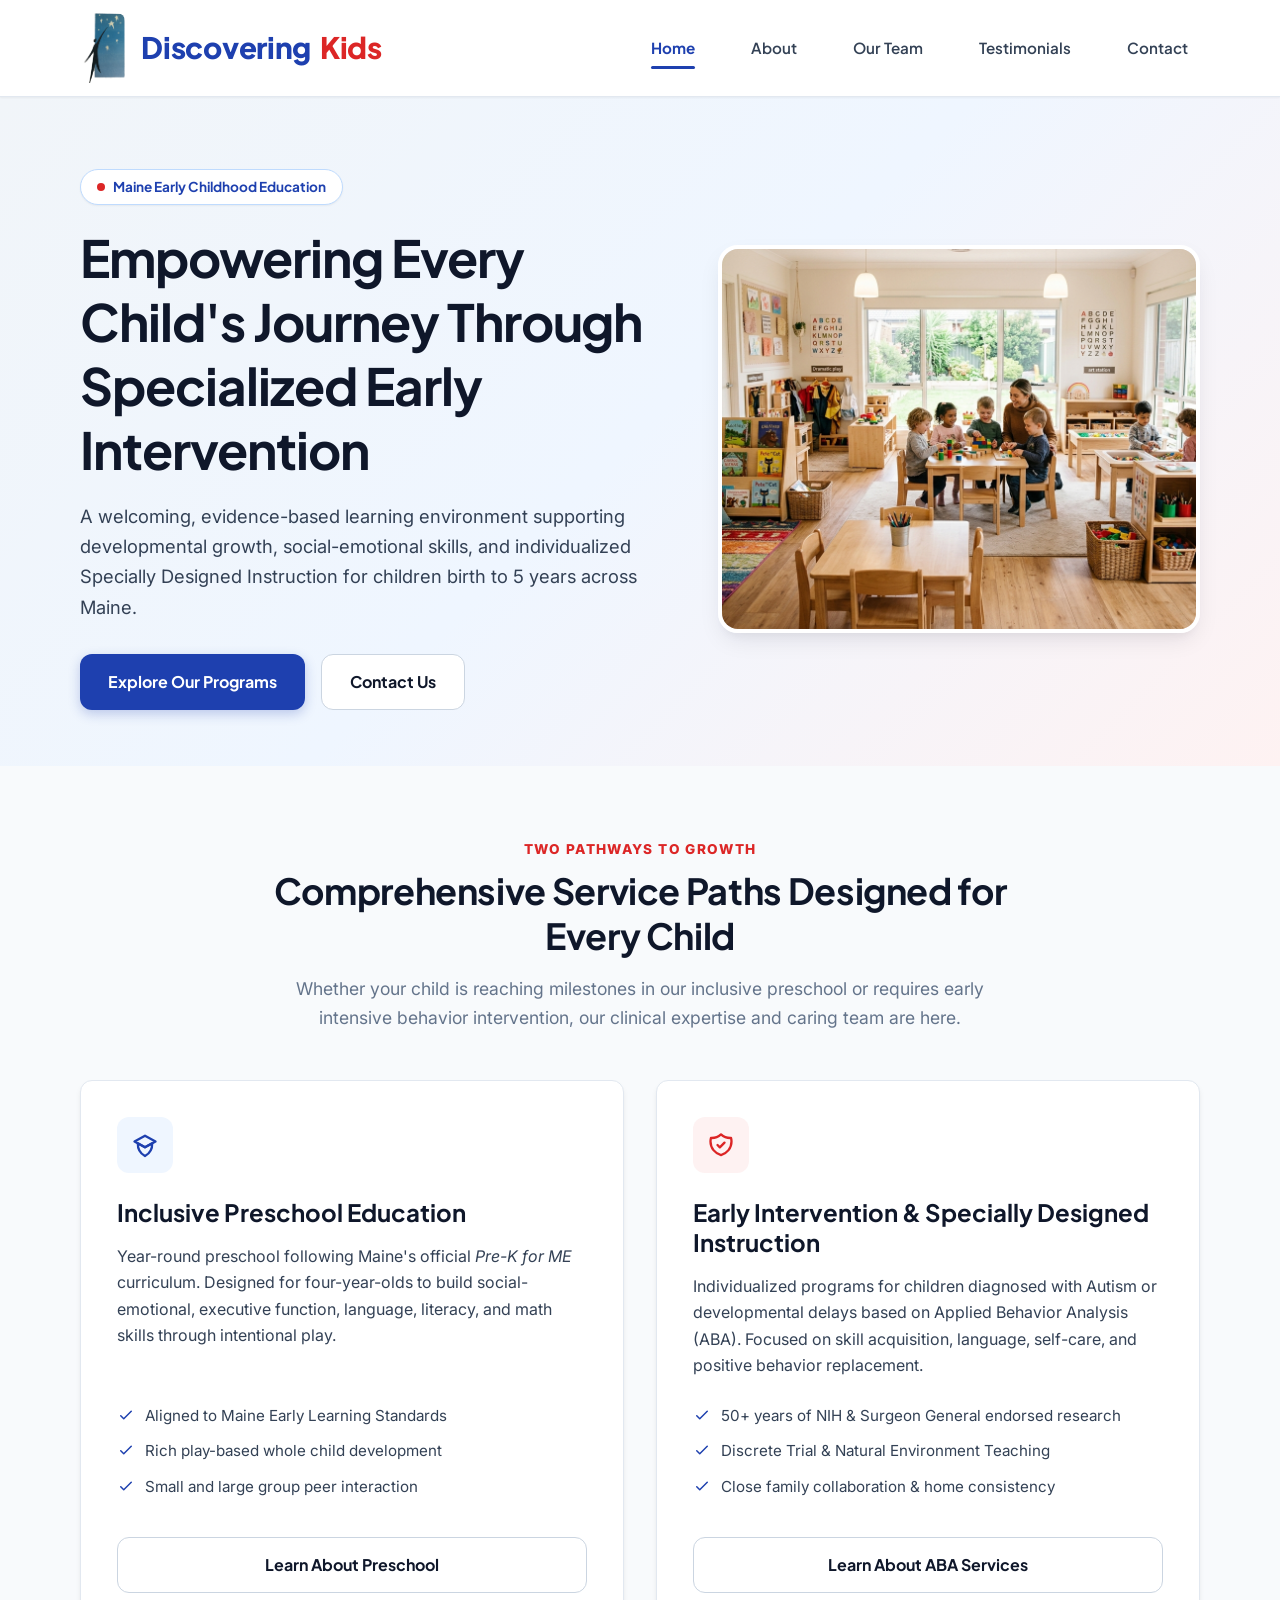
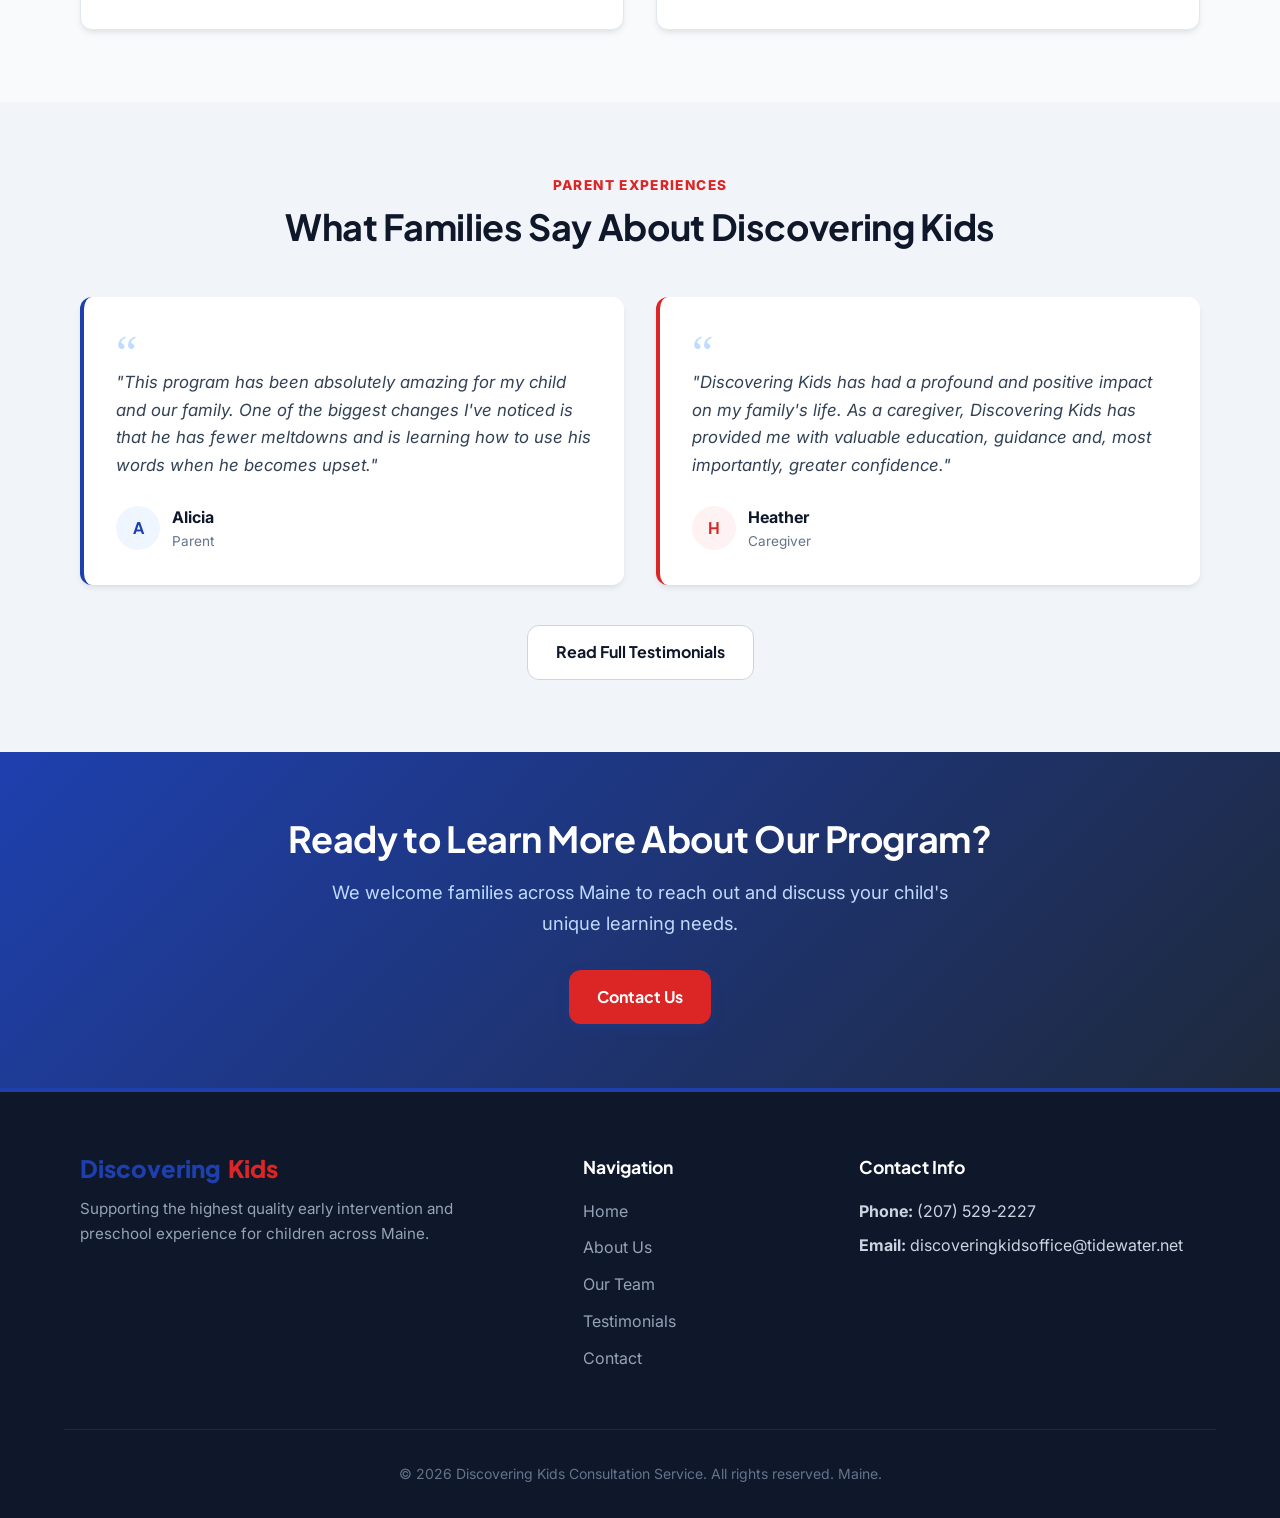
<file: index.html>
<!DOCTYPE html>
<html lang="en">
<head>
  <meta charset="UTF-8">
  <meta name="viewport" content="width=device-width, initial-scale=1.0">
  <title>Discovering Kids | Early Intervention & Preschool in Maine</title>
  <meta name="description" content="Discovering Kids provides high-quality early intervention, specially designed instruction (ABA), and inclusive preschool education for children across Maine.">
  <link rel="stylesheet" href="css/styles.css">
</head>
<body>
  <!-- Accessibility Skip Link -->
  <a href="#main-content" class="skip-link">Skip to main content</a>

  <!-- Header & Navigation -->
  <header class="site-header">
    <div class="container header-container">
      <a href="index.html" class="brand-logo-link" aria-label="Discovering Kids Home">
        <img src="assets/images/logo.png" alt="Discovering Kids Logo" class="header-logo">
        <span class="brand-name header-brand-text">
          <span class="discovering">Discovering</span>
          <span class="kids">Kids</span>
        </span>
      </a>

      <button class="mobile-toggle" aria-label="Toggle navigation menu" aria-expanded="false">
        <svg fill="none" stroke="currentColor" viewBox="0 0 24 24">
          <path stroke-linecap="round" stroke-linejoin="round" stroke-width="2" d="M4 6h16M4 12h16M4 18h16"/>
        </svg>
      </button>

      <nav aria-label="Primary Navigation">
        <ul class="nav-menu">
          <li><a href="index.html" class="nav-link">Home</a></li>
          <li><a href="about.html" class="nav-link">About</a></li>
          <li><a href="team.html" class="nav-link">Our Team</a></li>
          <li><a href="testimonials.html" class="nav-link">Testimonials</a></li>
          <li><a href="contact.html" class="nav-link">Contact</a></li>
        </ul>
      </nav>
    </div>
  </header>

  <main id="main-content">
    <!-- Hero Section -->
    <section class="hero-section">
      <div class="container hero-grid">
        <div class="hero-content">
          <div class="hero-badge">
            <span class="hero-badge-icon"></span>
            Maine Early Childhood Education
          </div>
          <h1 class="hero-title">
            Empowering Every Child's Journey Through Specialized Early Intervention
          </h1>
          <p class="hero-description">
            A welcoming, evidence-based learning environment supporting developmental growth, social-emotional skills, and individualized Specially Designed Instruction for children birth to 5 years across Maine.
          </p>
          <div class="hero-cta-group">
            <a href="about.html" class="btn btn-primary">Explore Our Programs</a>
            <a href="contact.html" class="btn btn-secondary">Contact Us</a>
          </div>
        </div>
        <div class="hero-image-wrapper">
          <img src="assets/images/preschool_classroom.jpg" alt="Children engaged in play-based learning at Discovering Kids Preschool">
        </div>
      </div>
    </section>

    <!-- Service Paths Overview -->
    <section class="section">
      <div class="container">
        <div class="section-header">
          <span class="section-tag">Two Pathways to Growth</span>
          <h2 class="section-title">Comprehensive Service Paths Designed for Every Child</h2>
          <p class="section-subtitle">
            Whether your child is reaching milestones in our inclusive preschool or requires early intensive behavior intervention, our clinical expertise and caring team are here.
          </p>
        </div>

        <div class="services-grid">
          <!-- Pathway 1: Inclusive Preschool -->
          <div class="service-card preschool">
            <div class="service-icon-box" aria-hidden="true">
              <svg width="28" height="28" fill="none" stroke="currentColor" viewBox="0 0 24 24">
                <path stroke-linecap="round" stroke-linejoin="round" stroke-width="2" d="M12 14l9-5-9-5-9 5 9 5z"/>
                <path stroke-linecap="round" stroke-linejoin="round" stroke-width="2" d="M12 14l6.16-3.422A12.083 12.083 0 0112 21.5a12.083 12.083 0 01-6.16-10.922L12 14z"/>
              </svg>
            </div>
            <h3>Inclusive Preschool Education</h3>
            <p>
              Year-round preschool following Maine's official <em>Pre-K for ME</em> curriculum. Designed for four-year-olds to build social-emotional, executive function, language, literacy, and math skills through intentional play.
            </p>
            <ul class="feature-list">
              <li>
                <svg fill="none" stroke="currentColor" viewBox="0 0 24 24"><path stroke-linecap="round" stroke-linejoin="round" stroke-width="2" d="M5 13l4 4L19 7"/></svg>
                <span>Aligned to Maine Early Learning Standards</span>
              </li>
              <li>
                <svg fill="none" stroke="currentColor" viewBox="0 0 24 24"><path stroke-linecap="round" stroke-linejoin="round" stroke-width="2" d="M5 13l4 4L19 7"/></svg>
                <span>Rich play-based whole child development</span>
              </li>
              <li>
                <svg fill="none" stroke="currentColor" viewBox="0 0 24 24"><path stroke-linecap="round" stroke-linejoin="round" stroke-width="2" d="M5 13l4 4L19 7"/></svg>
                <span>Small and large group peer interaction</span>
              </li>
            </ul>
            <a href="about.html#program-overview" class="btn btn-secondary" style="width: 100%;">Learn About Preschool</a>
          </div>

          <!-- Pathway 2: Early Intervention / ABA -->
          <div class="service-card aba">
            <div class="service-icon-box" aria-hidden="true">
              <svg width="28" height="28" fill="none" stroke="currentColor" viewBox="0 0 24 24">
                <path stroke-linecap="round" stroke-linejoin="round" stroke-width="2" d="M9 12l2 2 4-4m5.618-4.016A11.955 11.955 0 0112 2.944a11.955 11.955 0 01-8.618 3.04A12.02 12.02 0 003 9c0 5.591 3.824 10.29 9 11.622 5.176-1.332 9-6.03 9-11.622 0-1.042-.133-2.052-.382-3.016z"/>
              </svg>
            </div>
            <h3>Early Intervention & Specially Designed Instruction</h3>
            <p>
              Individualized programs for children diagnosed with Autism or developmental delays based on Applied Behavior Analysis (ABA). Focused on skill acquisition, language, self-care, and positive behavior replacement.
            </p>
            <ul class="feature-list">
              <li>
                <svg fill="none" stroke="currentColor" viewBox="0 0 24 24"><path stroke-linecap="round" stroke-linejoin="round" stroke-width="2" d="M5 13l4 4L19 7"/></svg>
                <span>50+ years of NIH & Surgeon General endorsed research</span>
              </li>
              <li>
                <svg fill="none" stroke="currentColor" viewBox="0 0 24 24"><path stroke-linecap="round" stroke-linejoin="round" stroke-width="2" d="M5 13l4 4L19 7"/></svg>
                <span>Discrete Trial & Natural Environment Teaching</span>
              </li>
              <li>
                <svg fill="none" stroke="currentColor" viewBox="0 0 24 24"><path stroke-linecap="round" stroke-linejoin="round" stroke-width="2" d="M5 13l4 4L19 7"/></svg>
                <span>Close family collaboration & home consistency</span>
              </li>
            </ul>
            <a href="about.html#developmental-delays" class="btn btn-secondary" style="width: 100%;">Learn About ABA Services</a>
          </div>
        </div>
      </div>
    </section>

    <!-- Testimonials Pull-Quotes -->
    <section class="section section-alt">
      <div class="container">
        <div class="section-header">
          <span class="section-tag">Parent Experiences</span>
          <h2 class="section-title">What Families Say About Discovering Kids</h2>
        </div>

        <div class="testimonials-grid">
          <!-- Pull Quote 1 -->
          <div class="testimonial-card">
            <div class="quote-icon" aria-hidden="true">&ldquo;</div>
            <p class="testimonial-text">
              "This program has been absolutely amazing for my child and our family. One of the biggest changes I've noticed is that he has fewer meltdowns and is learning how to use his words when he becomes upset."
            </p>
            <div class="testimonial-author">
              <div class="author-avatar" aria-hidden="true">A</div>
              <div>
                <div class="author-name">Alicia</div>
                <div class="author-role">Parent</div>
              </div>
            </div>
          </div>

          <!-- Pull Quote 2 -->
          <div class="testimonial-card alt-accent">
            <div class="quote-icon" aria-hidden="true">&ldquo;</div>
            <p class="testimonial-text">
              "Discovering Kids has had a profound and positive impact on my family's life. As a caregiver, Discovering Kids has provided me with valuable education, guidance and, most importantly, greater confidence."
            </p>
            <div class="testimonial-author">
              <div class="author-avatar" aria-hidden="true">H</div>
              <div>
                <div class="author-name">Heather</div>
                <div class="author-role">Caregiver</div>
              </div>
            </div>
          </div>
        </div>

        <div style="text-align: center; margin-top: 2.5rem;">
          <a href="testimonials.html" class="btn btn-secondary">Read Full Testimonials</a>
        </div>
      </div>
    </section>

    <!-- Call to Action Section -->
    <section class="cta-banner">
      <div class="container">
        <h2>Ready to Learn More About Our Program?</h2>
        <p>
          We welcome families across Maine to reach out and discuss your child's unique learning needs.
        </p>
        <a href="contact.html" class="btn btn-primary" style="background-color: var(--color-red);">Contact Us</a>
      </div>
    </section>
  </main>

  <!-- Footer -->
  <footer class="site-footer">
    <div class="container footer-grid">
      <div class="footer-brand">
        <div class="brand-name" style="margin-bottom: 1rem;">
          <span class="discovering">Discovering</span>
          <span class="kids">Kids</span>
        </div>
        <p>
          Supporting the highest quality early intervention and preschool experience for children across Maine.
        </p>
      </div>

      <div class="footer-links">
        <h4>Navigation</h4>
        <ul class="footer-nav">
          <li><a href="index.html">Home</a></li>
          <li><a href="about.html">About Us</a></li>
          <li><a href="team.html">Our Team</a></li>
          <li><a href="testimonials.html">Testimonials</a></li>
          <li><a href="contact.html">Contact</a></li>
        </ul>
      </div>

      <div class="footer-contact">
        <h4>Contact Info</h4>
        <p style="margin-bottom: 0.5rem; color: #CBD5E1;">
          <strong>Phone:</strong> (207) 529-2227
        </p>
        <p style="margin-bottom: 0.5rem; color: #CBD5E1;">
          <strong>Email:</strong> discoveringkidsoffice@tidewater.net
        </p>
      </div>
    </div>

    <div class="container footer-bottom">
      <p>&copy; 2026 Discovering Kids Consultation Service. All rights reserved. Maine.</p>
    </div>
  </footer>

  <script src="js/main.js"></script>
</body>
</html>
</file>
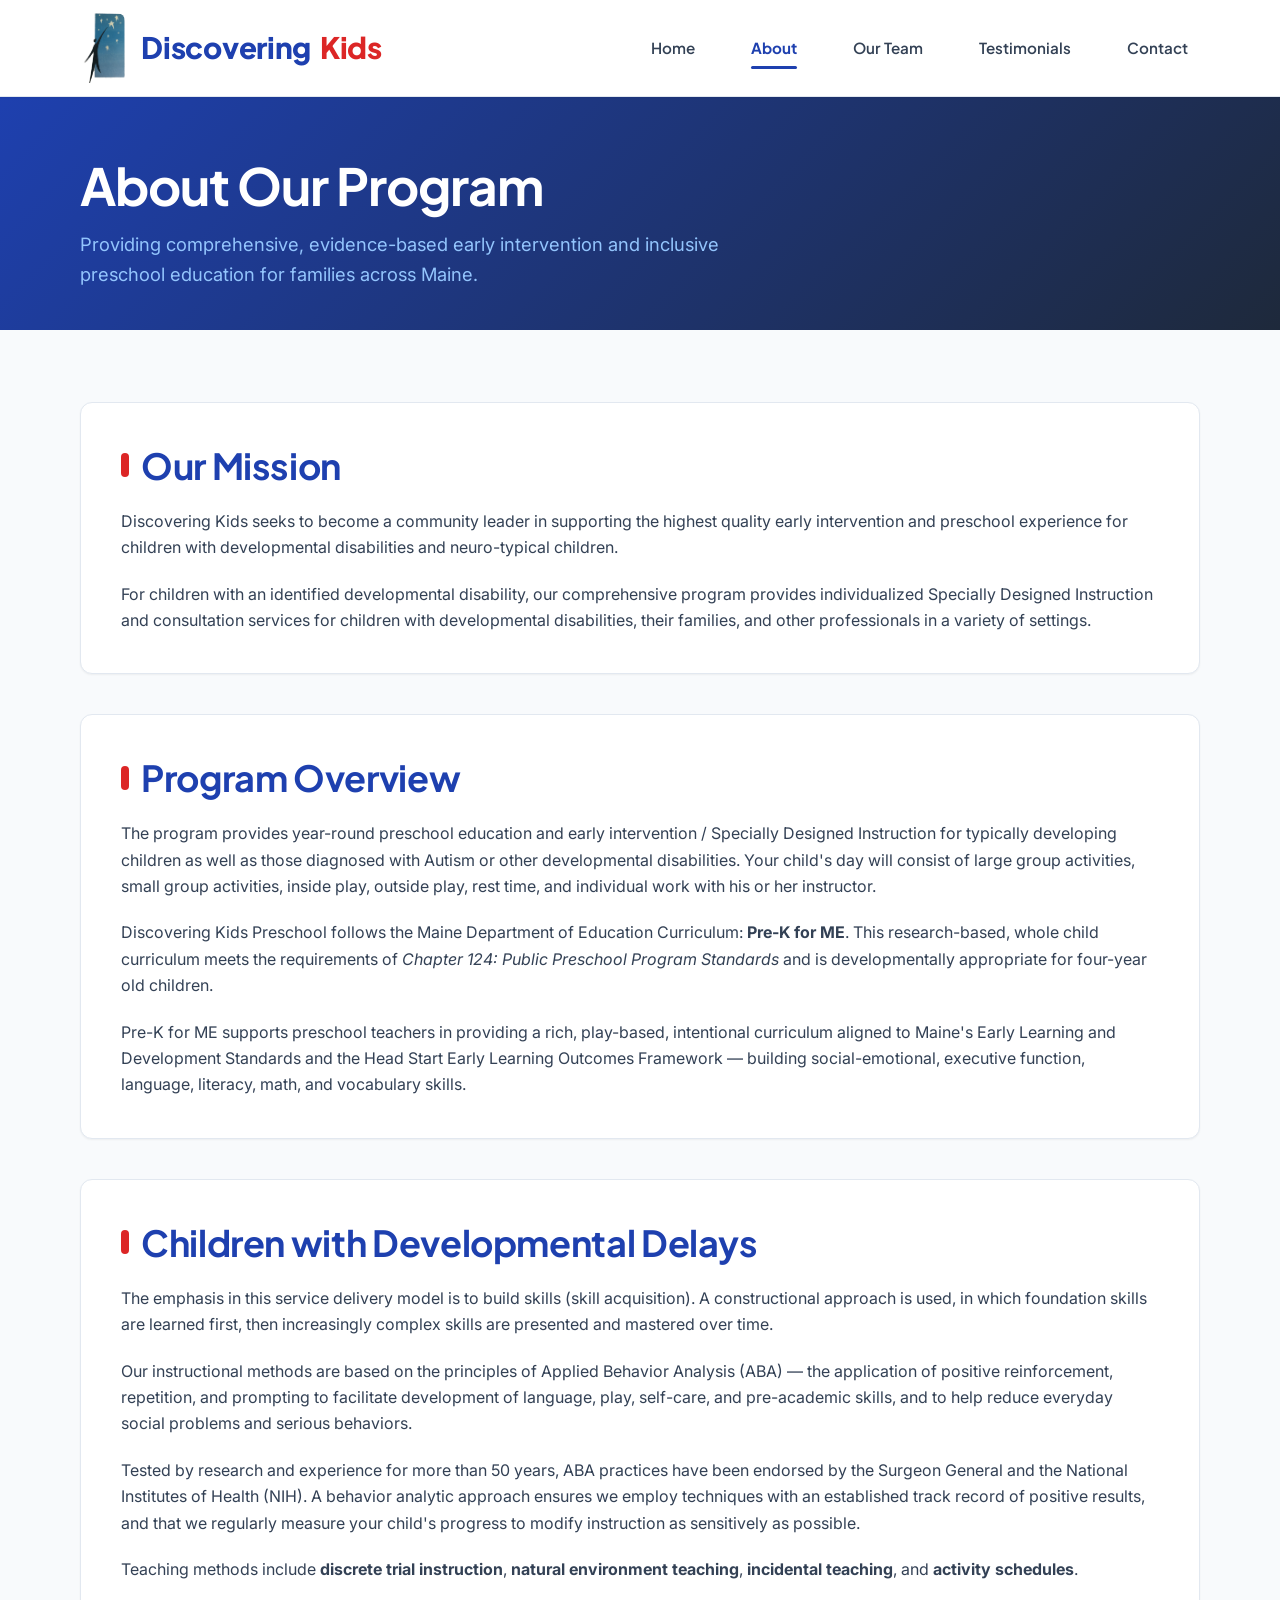
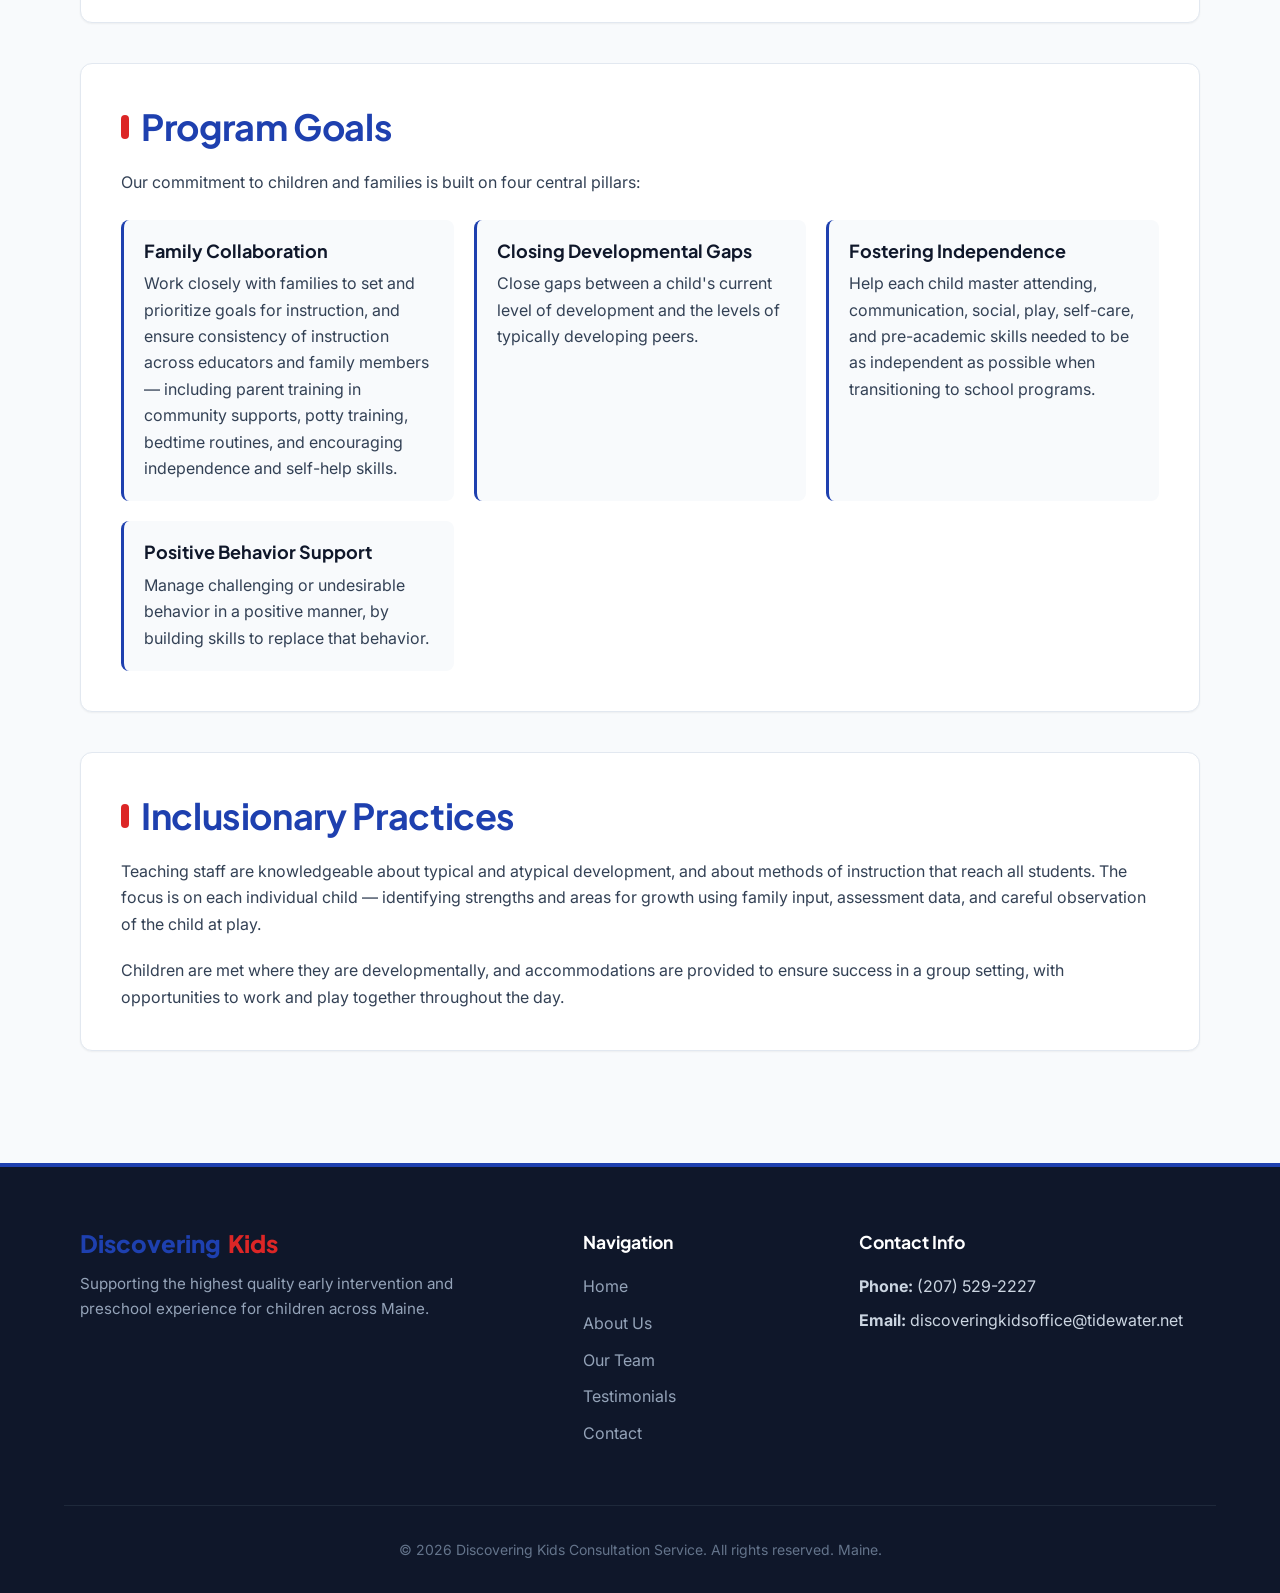
<file: about.html>
<!DOCTYPE html>
<html lang="en">
<head>
  <meta charset="UTF-8">
  <meta name="viewport" content="width=device-width, initial-scale=1.0">
  <title>About Our Program | Discovering Kids Consultation Service</title>
  <meta name="description" content="Learn about Discovering Kids' mission, Pre-K for ME curriculum, ABA early intervention methods, program goals, and inclusionary practices in Maine.">
  <link rel="stylesheet" href="css/styles.css">
</head>
<body>
  <!-- Accessibility Skip Link -->
  <a href="#main-content" class="skip-link">Skip to main content</a>

  <!-- Header & Navigation -->
  <header class="site-header">
    <div class="container header-container">
      <a href="index.html" class="brand-logo-link" aria-label="Discovering Kids Home">
        <img src="assets/images/logo.png" alt="Discovering Kids Logo" class="header-logo">
        <span class="brand-name header-brand-text">
          <span class="discovering">Discovering</span>
          <span class="kids">Kids</span>
        </span>
      </a>

      <button class="mobile-toggle" aria-label="Toggle navigation menu" aria-expanded="false">
        <svg fill="none" stroke="currentColor" viewBox="0 0 24 24">
          <path stroke-linecap="round" stroke-linejoin="round" stroke-width="2" d="M4 6h16M4 12h16M4 18h16"/>
        </svg>
      </button>

      <nav aria-label="Primary Navigation">
        <ul class="nav-menu">
          <li><a href="index.html" class="nav-link">Home</a></li>
          <li><a href="about.html" class="nav-link">About</a></li>
          <li><a href="team.html" class="nav-link">Our Team</a></li>
          <li><a href="testimonials.html" class="nav-link">Testimonials</a></li>
          <li><a href="contact.html" class="nav-link">Contact</a></li>
        </ul>
      </nav>
    </div>
  </header>

  <!-- Page Banner -->
  <section class="page-banner">
    <div class="container">
      <h1>About Our Program</h1>
      <p class="lead-text">
        Providing comprehensive, evidence-based early intervention and inclusive preschool education for families across Maine.
      </p>
    </div>
  </section>

  <main id="main-content" class="section">
    <div class="container">
      
      <!-- OUR MISSION -->
      <article class="content-block" id="mission">
        <h2>Our Mission</h2>
        <p>
          Discovering Kids seeks to become a community leader in supporting the highest quality early intervention and preschool experience for children with developmental disabilities and neuro-typical children.
        </p>
        <p>
          For children with an identified developmental disability, our comprehensive program provides individualized Specially Designed Instruction and consultation services for children with developmental disabilities, their families, and other professionals in a variety of settings.
        </p>
      </article>

      <!-- PROGRAM OVERVIEW -->
      <article class="content-block" id="program-overview">
        <h2>Program Overview</h2>
        <p>
          The program provides year-round preschool education and early intervention / Specially Designed Instruction for typically developing children as well as those diagnosed with Autism or other developmental disabilities. Your child's day will consist of large group activities, small group activities, inside play, outside play, rest time, and individual work with his or her instructor.
        </p>
        <p>
          Discovering Kids Preschool follows the Maine Department of Education Curriculum: <strong>Pre-K for ME</strong>. This research-based, whole child curriculum meets the requirements of <em>Chapter 124: Public Preschool Program Standards</em> and is developmentally appropriate for four-year old children.
        </p>
        <p>
          Pre-K for ME supports preschool teachers in providing a rich, play-based, intentional curriculum aligned to Maine's Early Learning and Development Standards and the Head Start Early Learning Outcomes Framework — building social-emotional, executive function, language, literacy, math, and vocabulary skills.
        </p>
      </article>

      <!-- CHILDREN WITH DEVELOPMENTAL DELAYS -->
      <article class="content-block" id="developmental-delays">
        <h2>Children with Developmental Delays</h2>
        <p>
          The emphasis in this service delivery model is to build skills (skill acquisition). A constructional approach is used, in which foundation skills are learned first, then increasingly complex skills are presented and mastered over time.
        </p>
        <p>
          Our instructional methods are based on the principles of Applied Behavior Analysis (ABA) — the application of positive reinforcement, repetition, and prompting to facilitate development of language, play, self-care, and pre-academic skills, and to help reduce everyday social problems and serious behaviors.
        </p>
        <p>
          Tested by research and experience for more than 50 years, ABA practices have been endorsed by the Surgeon General and the National Institutes of Health (NIH). A behavior analytic approach ensures we employ techniques with an established track record of positive results, and that we regularly measure your child's progress to modify instruction as sensitively as possible.
        </p>
        <p>
          Teaching methods include <strong>discrete trial instruction</strong>, <strong>natural environment teaching</strong>, <strong>incidental teaching</strong>, and <strong>activity schedules</strong>.
        </p>
      </article>

      <!-- PROGRAM GOALS -->
      <article class="content-block" id="program-goals">
        <h2>Program Goals</h2>
        <p>Our commitment to children and families is built on four central pillars:</p>

        <div class="goals-list">
          <div class="goal-item">
            <h4>Family Collaboration</h4>
            <p>Work closely with families to set and prioritize goals for instruction, and ensure consistency of instruction across educators and family members — including parent training in community supports, potty training, bedtime routines, and encouraging independence and self-help skills.</p>
          </div>

          <div class="goal-item">
            <h4>Closing Developmental Gaps</h4>
            <p>Close gaps between a child's current level of development and the levels of typically developing peers.</p>
          </div>

          <div class="goal-item">
            <h4>Fostering Independence</h4>
            <p>Help each child master attending, communication, social, play, self-care, and pre-academic skills needed to be as independent as possible when transitioning to school programs.</p>
          </div>

          <div class="goal-item">
            <h4>Positive Behavior Support</h4>
            <p>Manage challenging or undesirable behavior in a positive manner, by building skills to replace that behavior.</p>
          </div>
        </div>
      </article>

      <!-- INCLUSIONARY PRACTICES -->
      <article class="content-block" id="inclusionary-practices">
        <h2>Inclusionary Practices</h2>
        <p>
          Teaching staff are knowledgeable about typical and atypical development, and about methods of instruction that reach all students. The focus is on each individual child — identifying strengths and areas for growth using family input, assessment data, and careful observation of the child at play.
        </p>
        <p>
          Children are met where they are developmentally, and accommodations are provided to ensure success in a group setting, with opportunities to work and play together throughout the day.
        </p>
      </article>

    </div>
  </main>

  <!-- Footer -->
  <footer class="site-footer">
    <div class="container footer-grid">
      <div class="footer-brand">
        <div class="brand-name" style="margin-bottom: 1rem;">
          <span class="discovering">Discovering</span>
          <span class="kids">Kids</span>
        </div>
        <p>
          Supporting the highest quality early intervention and preschool experience for children across Maine.
        </p>
      </div>

      <div class="footer-links">
        <h4>Navigation</h4>
        <ul class="footer-nav">
          <li><a href="index.html">Home</a></li>
          <li><a href="about.html">About Us</a></li>
          <li><a href="team.html">Our Team</a></li>
          <li><a href="testimonials.html">Testimonials</a></li>
          <li><a href="contact.html">Contact</a></li>
        </ul>
      </div>

      <div class="footer-contact">
        <h4>Contact Info</h4>
        <p style="margin-bottom: 0.5rem; color: #CBD5E1;">
          <strong>Phone:</strong> (207) 529-2227
        </p>
        <p style="margin-bottom: 0.5rem; color: #CBD5E1;">
          <strong>Email:</strong> discoveringkidsoffice@tidewater.net
        </p>
      </div>
    </div>

    <div class="container footer-bottom">
      <p>&copy; 2026 Discovering Kids Consultation Service. All rights reserved. Maine.</p>
    </div>
  </footer>

  <script src="js/main.js"></script>
</body>
</html>
</file>
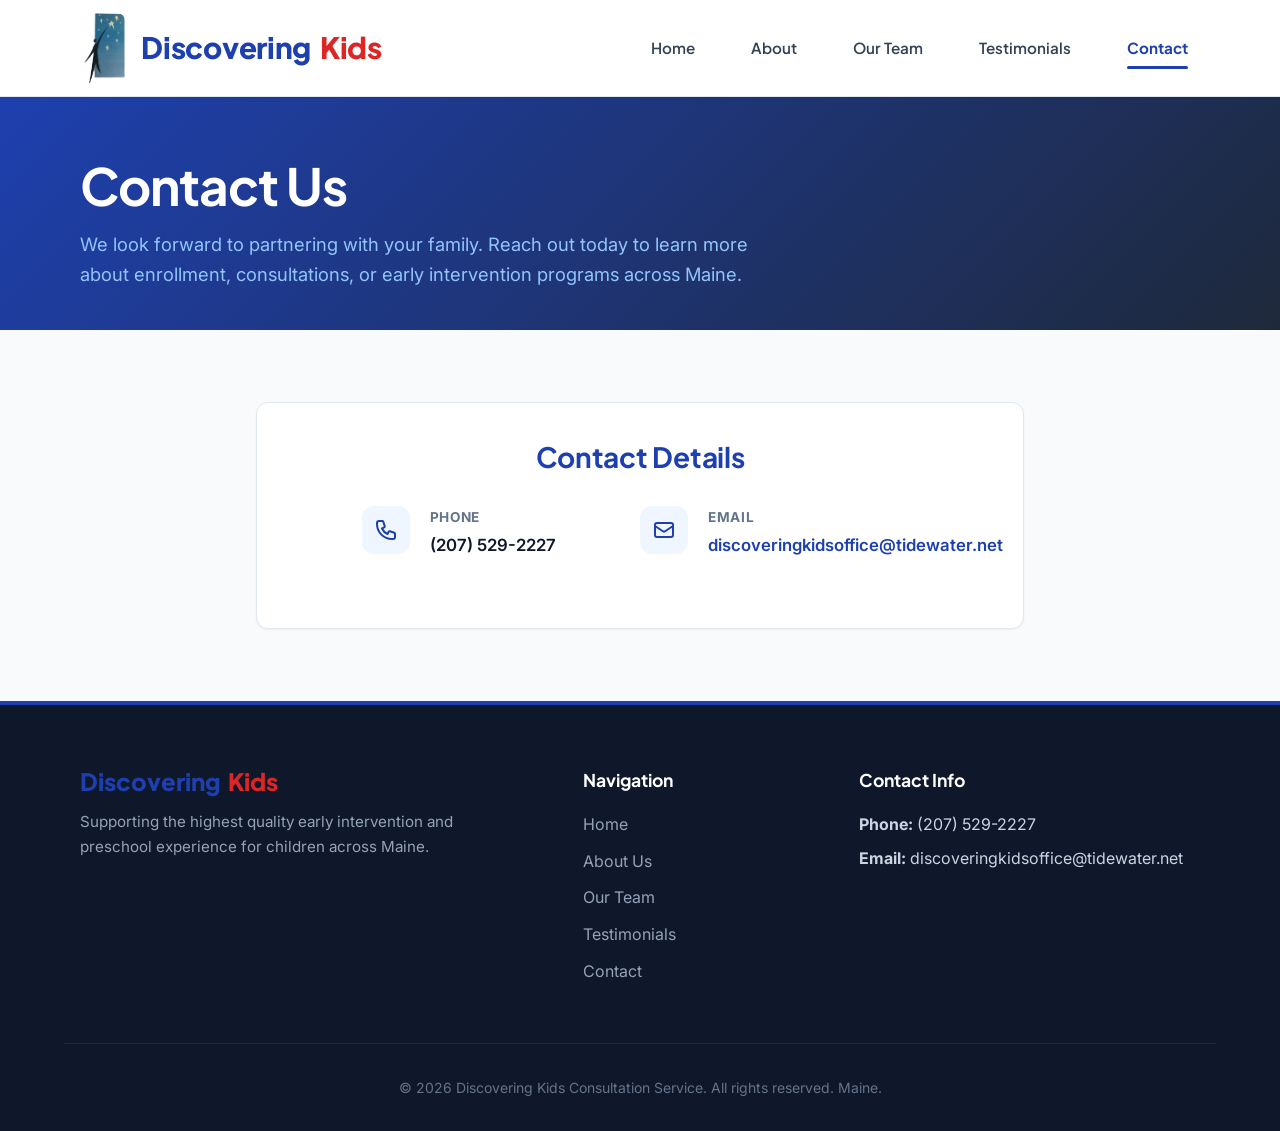
<file: contact.html>
<!DOCTYPE html>
<html lang="en">
<head>
  <meta charset="UTF-8">
  <meta name="viewport" content="width=device-width, initial-scale=1.0">
  <title>Contact Us | Discovering Kids Consultation Service</title>
  <meta name="description" content="Contact Discovering Kids Consultation Service. Call (207) 529-2227 or email discoveringkidsoffice@tidewater.net to inquire about services for children across Maine.">
  <link rel="stylesheet" href="css/styles.css">
</head>
<body>
  <!-- Accessibility Skip Link -->
  <a href="#main-content" class="skip-link">Skip to main content</a>

  <!-- Header & Navigation -->
  <header class="site-header">
    <div class="container header-container">
      <a href="index.html" class="brand-logo-link" aria-label="Discovering Kids Home">
        <img src="assets/images/logo.png" alt="Discovering Kids Logo" class="header-logo">
        <span class="brand-name header-brand-text">
          <span class="discovering">Discovering</span>
          <span class="kids">Kids</span>
        </span>
      </a>

      <button class="mobile-toggle" aria-label="Toggle navigation menu" aria-expanded="false">
        <svg fill="none" stroke="currentColor" viewBox="0 0 24 24">
          <path stroke-linecap="round" stroke-linejoin="round" stroke-width="2" d="M4 6h16M4 12h16M4 18h16"/>
        </svg>
      </button>

      <nav aria-label="Primary Navigation">
        <ul class="nav-menu">
          <li><a href="index.html" class="nav-link">Home</a></li>
          <li><a href="about.html" class="nav-link">About</a></li>
          <li><a href="team.html" class="nav-link">Our Team</a></li>
          <li><a href="testimonials.html" class="nav-link">Testimonials</a></li>
          <li><a href="contact.html" class="nav-link">Contact</a></li>
        </ul>
      </nav>
    </div>
  </header>

  <!-- Page Banner -->
  <section class="page-banner">
    <div class="container">
      <h1>Contact Us</h1>
      <p class="lead-text">
        We look forward to partnering with your family. Reach out today to learn more about enrollment, consultations, or early intervention programs across Maine.
      </p>
    </div>
  </section>

  <main id="main-content" class="section">
    <div class="container" style="max-width: 800px; margin: 0 auto;">
      
      <div class="contact-info-card">
        <h2 style="font-size: 1.75rem; margin-bottom: 2rem; color: var(--color-blue); text-align: center;">Contact Details</h2>

        <div style="display: grid; grid-template-columns: repeat(auto-fit, minmax(260px, 1fr)); gap: 2rem;">
          <!-- Phone -->
          <div class="info-item" style="justify-content: center;">
            <div class="info-icon" aria-hidden="true">
              <svg fill="none" stroke="currentColor" viewBox="0 0 24 24">
                <path stroke-linecap="round" stroke-linejoin="round" stroke-width="2" d="M3 5a2 2 0 012-2h3.28a1 1 0 01.948.684l1.498 4.493a1 1 0 01-.502 1.21l-2.257 1.13a11.042 11.042 0 005.516 5.516l1.13-2.257a1 1 0 011.21-.502l4.493 1.498a1 1 0 01.684.949V19a2 2 0 01-2 2h-1C9.716 21 3 14.284 3 6V5z"/>
              </svg>
            </div>
            <div>
              <div class="info-label">Phone</div>
              <div class="info-value">
                <a href="tel:2075292227" style="color: var(--color-text-dark); text-decoration: none;">(207) 529-2227</a>
              </div>
            </div>
          </div>

          <!-- Email -->
          <div class="info-item" style="justify-content: center;">
            <div class="info-icon" aria-hidden="true">
              <svg fill="none" stroke="currentColor" viewBox="0 0 24 24">
                <path stroke-linecap="round" stroke-linejoin="round" stroke-width="2" d="M3 8l7.89 5.26a2 2 0 002.22 0L21 8M5 19h14a2 2 0 002-2V7a2 2 0 00-2-2H5a2 2 0 00-2 2v10a2 2 0 002 2z"/>
              </svg>
            </div>
            <div>
              <div class="info-label">Email</div>
              <div class="info-value">
                <a href="mailto:discoveringkidsoffice@tidewater.net" style="color: var(--color-blue); text-decoration: none;">discoveringkidsoffice@tidewater.net</a>
              </div>
            </div>
          </div>
        </div>
      </div>

    </div>
  </main>

  <!-- Footer -->
  <footer class="site-footer">
    <div class="container footer-grid">
      <div class="footer-brand">
        <div class="brand-name" style="margin-bottom: 1rem;">
          <span class="discovering">Discovering</span>
          <span class="kids">Kids</span>
        </div>
        <p>
          Supporting the highest quality early intervention and preschool experience for children across Maine.
        </p>
      </div>

      <div class="footer-links">
        <h4>Navigation</h4>
        <ul class="footer-nav">
          <li><a href="index.html">Home</a></li>
          <li><a href="about.html">About Us</a></li>
          <li><a href="team.html">Our Team</a></li>
          <li><a href="testimonials.html">Testimonials</a></li>
          <li><a href="contact.html">Contact</a></li>
        </ul>
      </div>

      <div class="footer-contact">
        <h4>Contact Info</h4>
        <p style="margin-bottom: 0.5rem; color: #CBD5E1;">
          <strong>Phone:</strong> (207) 529-2227
        </p>
        <p style="margin-bottom: 0.5rem; color: #CBD5E1;">
          <strong>Email:</strong> discoveringkidsoffice@tidewater.net
        </p>
      </div>
    </div>

    <div class="container footer-bottom">
      <p>&copy; 2026 Discovering Kids Consultation Service. All rights reserved. Maine.</p>
    </div>
  </footer>

  <script src="js/main.js"></script>
</body>
</html>
</file>
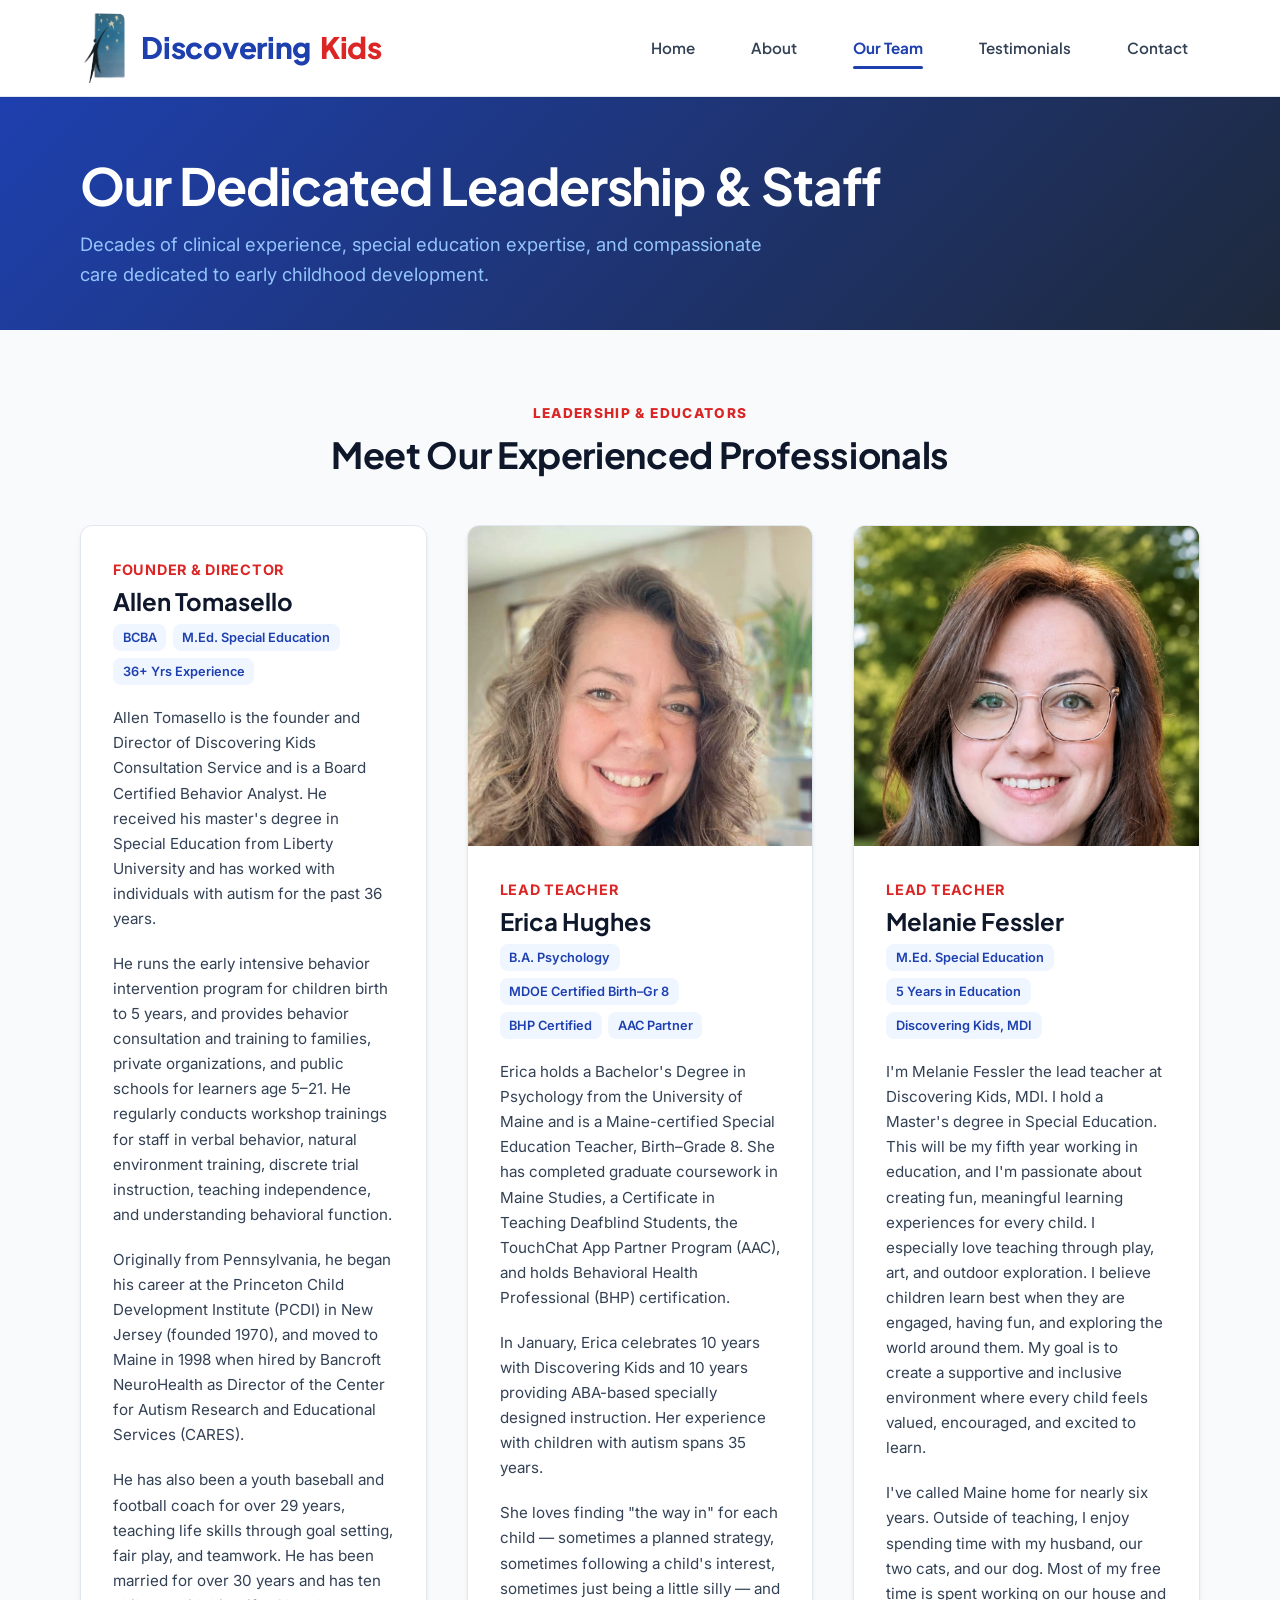
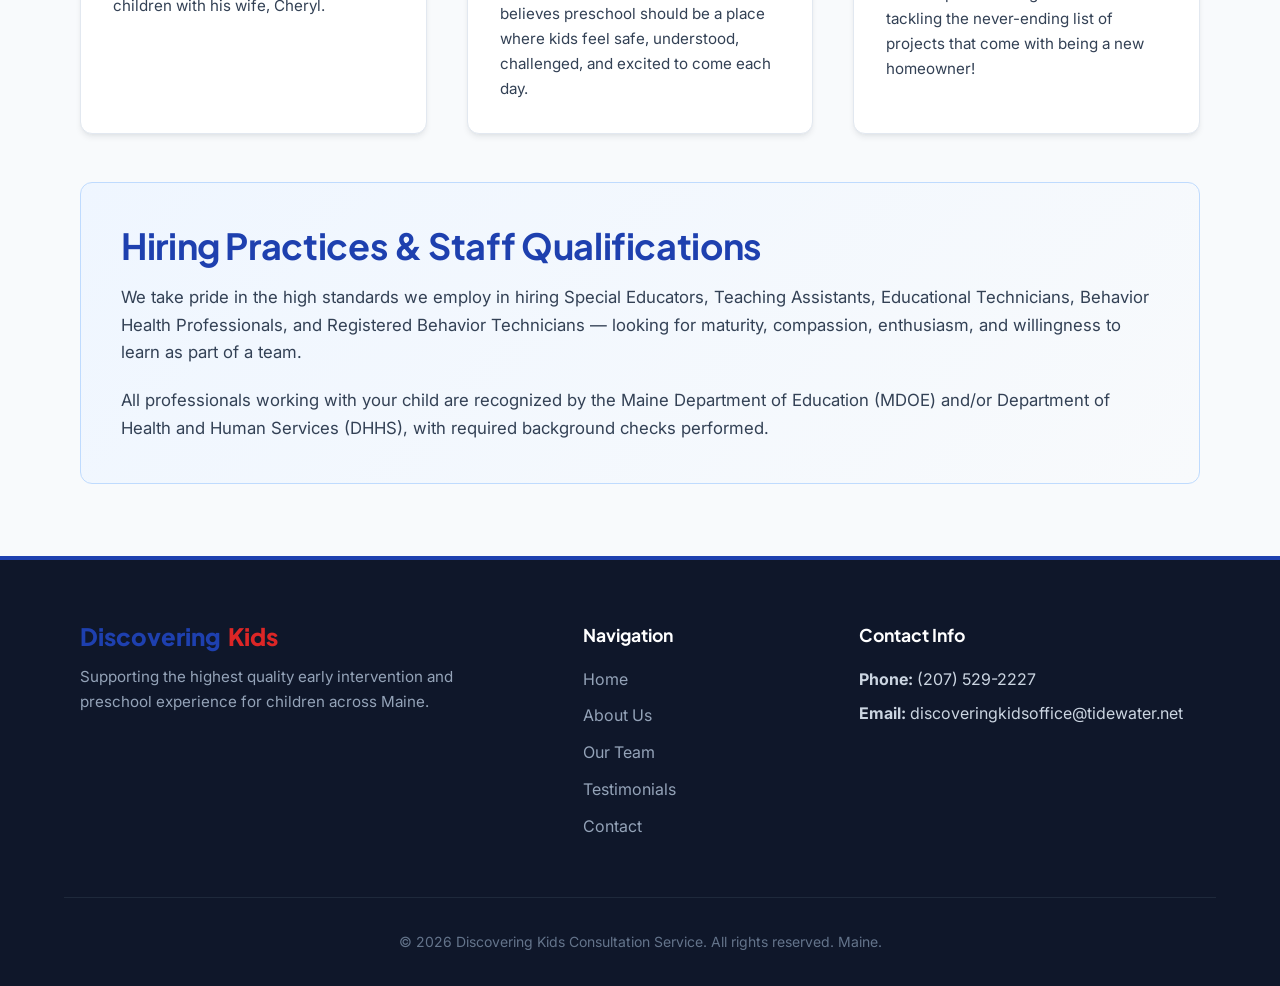
<file: team.html>
<!DOCTYPE html>
<html lang="en">
<head>
  <meta charset="UTF-8">
  <meta name="viewport" content="width=device-width, initial-scale=1.0">
  <title>Our Team | Discovering Kids Consultation Service</title>
  <meta name="description" content="Meet Allen Tomasello (BCBA, Director), Erica Hughes (Lead Teacher), Melanie Fessler (Lead Teacher, MDI), and our experienced special education staff at Discovering Kids in Maine.">
  <link rel="stylesheet" href="css/styles.css">
</head>
<body>
  <!-- Accessibility Skip Link -->
  <a href="#main-content" class="skip-link">Skip to main content</a>

  <!-- Header & Navigation -->
  <header class="site-header">
    <div class="container header-container">
      <a href="index.html" class="brand-logo-link" aria-label="Discovering Kids Home">
        <img src="assets/images/logo.png" alt="Discovering Kids Logo" class="header-logo">
        <span class="brand-name header-brand-text">
          <span class="discovering">Discovering</span>
          <span class="kids">Kids</span>
        </span>
      </a>

      <button class="mobile-toggle" aria-label="Toggle navigation menu" aria-expanded="false">
        <svg fill="none" stroke="currentColor" viewBox="0 0 24 24">
          <path stroke-linecap="round" stroke-linejoin="round" stroke-width="2" d="M4 6h16M4 12h16M4 18h16"/>
        </svg>
      </button>

      <nav aria-label="Primary Navigation">
        <ul class="nav-menu">
          <li><a href="index.html" class="nav-link">Home</a></li>
          <li><a href="about.html" class="nav-link">About</a></li>
          <li><a href="team.html" class="nav-link">Our Team</a></li>
          <li><a href="testimonials.html" class="nav-link">Testimonials</a></li>
          <li><a href="contact.html" class="nav-link">Contact</a></li>
        </ul>
      </nav>
    </div>
  </header>

  <!-- Page Banner -->
  <section class="page-banner">
    <div class="container">
      <h1>Our Dedicated Leadership & Staff</h1>
      <p class="lead-text">
        Decades of clinical experience, special education expertise, and compassionate care dedicated to early childhood development.
      </p>
    </div>
  </section>

  <main id="main-content" class="section">
    <div class="container">
      
      <div class="section-header">
        <span class="section-tag">Leadership & Educators</span>
        <h2 class="section-title">Meet Our Experienced Professionals</h2>
      </div>

      <div class="team-grid">
        
        <!-- Allen Tomasello -->
        <article class="team-card">
          <div class="team-body">
            <span class="team-role">Founder & Director</span>
            <h3 class="team-name">Allen Tomasello</h3>
            <div class="team-credentials">
              <span class="badge">BCBA</span>
              <span class="badge">M.Ed. Special Education</span>
              <span class="badge">36+ Yrs Experience</span>
            </div>
            <div class="team-bio">
              <p>
                Allen Tomasello is the founder and Director of Discovering Kids Consultation Service and is a Board Certified Behavior Analyst. He received his master's degree in Special Education from Liberty University and has worked with individuals with autism for the past 36 years.
              </p>
              <p>
                He runs the early intensive behavior intervention program for children birth to 5 years, and provides behavior consultation and training to families, private organizations, and public schools for learners age 5–21. He regularly conducts workshop trainings for staff in verbal behavior, natural environment training, discrete trial instruction, teaching independence, and understanding behavioral function.
              </p>
              <p>
                Originally from Pennsylvania, he began his career at the Princeton Child Development Institute (PCDI) in New Jersey (founded 1970), and moved to Maine in 1998 when hired by Bancroft NeuroHealth as Director of the Center for Autism Research and Educational Services (CARES).
              </p>
              <p>
                He has also been a youth baseball and football coach for over 29 years, teaching life skills through goal setting, fair play, and teamwork. He has been married for over 30 years and has ten children with his wife, Cheryl.
              </p>
            </div>
          </div>
        </article>

        <!-- Erica Hughes -->
        <article class="team-card">
          <div class="team-image-container">
            <img src="assets/images/erica.jpg" alt="Erica Hughes, Lead Teacher">
          </div>
          <div class="team-body">
            <span class="team-role">Lead Teacher</span>
            <h3 class="team-name">Erica Hughes</h3>
            <div class="team-credentials">
              <span class="badge">B.A. Psychology</span>
              <span class="badge">MDOE Certified Birth–Gr 8</span>
              <span class="badge">BHP Certified</span>
              <span class="badge">AAC Partner</span>
            </div>
            <div class="team-bio">
              <p>
                Erica holds a Bachelor's Degree in Psychology from the University of Maine and is a Maine-certified Special Education Teacher, Birth–Grade 8. She has completed graduate coursework in Maine Studies, a Certificate in Teaching Deafblind Students, the TouchChat App Partner Program (AAC), and holds Behavioral Health Professional (BHP) certification.
              </p>
              <p>
                In January, Erica celebrates 10 years with Discovering Kids and 10 years providing ABA-based specially designed instruction. Her experience with children with autism spans 35 years.
              </p>
              <p>
                She loves finding "the way in" for each child — sometimes a planned strategy, sometimes following a child's interest, sometimes just being a little silly — and believes preschool should be a place where kids feel safe, understood, challenged, and excited to come each day.
              </p>
            </div>
          </div>
        </article>

        <!-- Melanie Fessler -->
        <article class="team-card">
          <div class="team-image-container">
            <img src="assets/images/melanie.jpg" alt="Melanie Fessler, Lead Teacher">
          </div>
          <div class="team-body">
            <span class="team-role">Lead Teacher</span>
            <h3 class="team-name">Melanie Fessler</h3>
            <div class="team-credentials">
              <span class="badge">M.Ed. Special Education</span>
              <span class="badge">5 Years in Education</span>
              <span class="badge">Discovering Kids, MDI</span>
            </div>
            <div class="team-bio">
              <p>
                I'm Melanie Fessler the lead teacher at Discovering Kids, MDI. I hold a Master's degree in Special Education. This will be my fifth year working in education, and I'm passionate about creating fun, meaningful learning experiences for every child. I especially love teaching through play, art, and outdoor exploration. I believe children learn best when they are engaged, having fun, and exploring the world around them. My goal is to create a supportive and inclusive environment where every child feels valued, encouraged, and excited to learn.
              </p>
              <p>
                I've called Maine home for nearly six years. Outside of teaching, I enjoy spending time with my husband, our two cats, and our dog. Most of my free time is spent working on our house and tackling the never-ending list of projects that come with being a new homeowner!
              </p>
            </div>
          </div>
        </article>

      </div>

      <!-- HIRING PRACTICES & STAFF QUALIFICATIONS -->
      <section class="hiring-box">
        <h2 style="color: var(--color-blue); margin-bottom: 1rem;">Hiring Practices & Staff Qualifications</h2>
        <p style="font-size: 1.05rem;">
          We take pride in the high standards we employ in hiring Special Educators, Teaching Assistants, Educational Technicians, Behavior Health Professionals, and Registered Behavior Technicians — looking for maturity, compassion, enthusiasm, and willingness to learn as part of a team.
        </p>
        <p style="font-size: 1.05rem; margin-bottom: 0;">
          All professionals working with your child are recognized by the Maine Department of Education (MDOE) and/or Department of Health and Human Services (DHHS), with required background checks performed.
        </p>
      </section>

    </div>
  </main>

  <!-- Footer -->
  <footer class="site-footer">
    <div class="container footer-grid">
      <div class="footer-brand">
        <div class="brand-name" style="margin-bottom: 1rem;">
          <span class="discovering">Discovering</span>
          <span class="kids">Kids</span>
        </div>
        <p>
          Supporting the highest quality early intervention and preschool experience for children across Maine.
        </p>
      </div>

      <div class="footer-links">
        <h4>Navigation</h4>
        <ul class="footer-nav">
          <li><a href="index.html">Home</a></li>
          <li><a href="about.html">About Us</a></li>
          <li><a href="team.html">Our Team</a></li>
          <li><a href="testimonials.html">Testimonials</a></li>
          <li><a href="contact.html">Contact</a></li>
        </ul>
      </div>

      <div class="footer-contact">
        <h4>Contact Info</h4>
        <p style="margin-bottom: 0.5rem; color: #CBD5E1;">
          <strong>Phone:</strong> (207) 529-2227
        </p>
        <p style="margin-bottom: 0.5rem; color: #CBD5E1;">
          <strong>Email:</strong> discoveringkidsoffice@tidewater.net
        </p>
      </div>
    </div>

    <div class="container footer-bottom">
      <p>&copy; 2026 Discovering Kids Consultation Service. All rights reserved. Maine.</p>
    </div>
  </footer>

  <script src="js/main.js"></script>
</body>
</html>
</file>
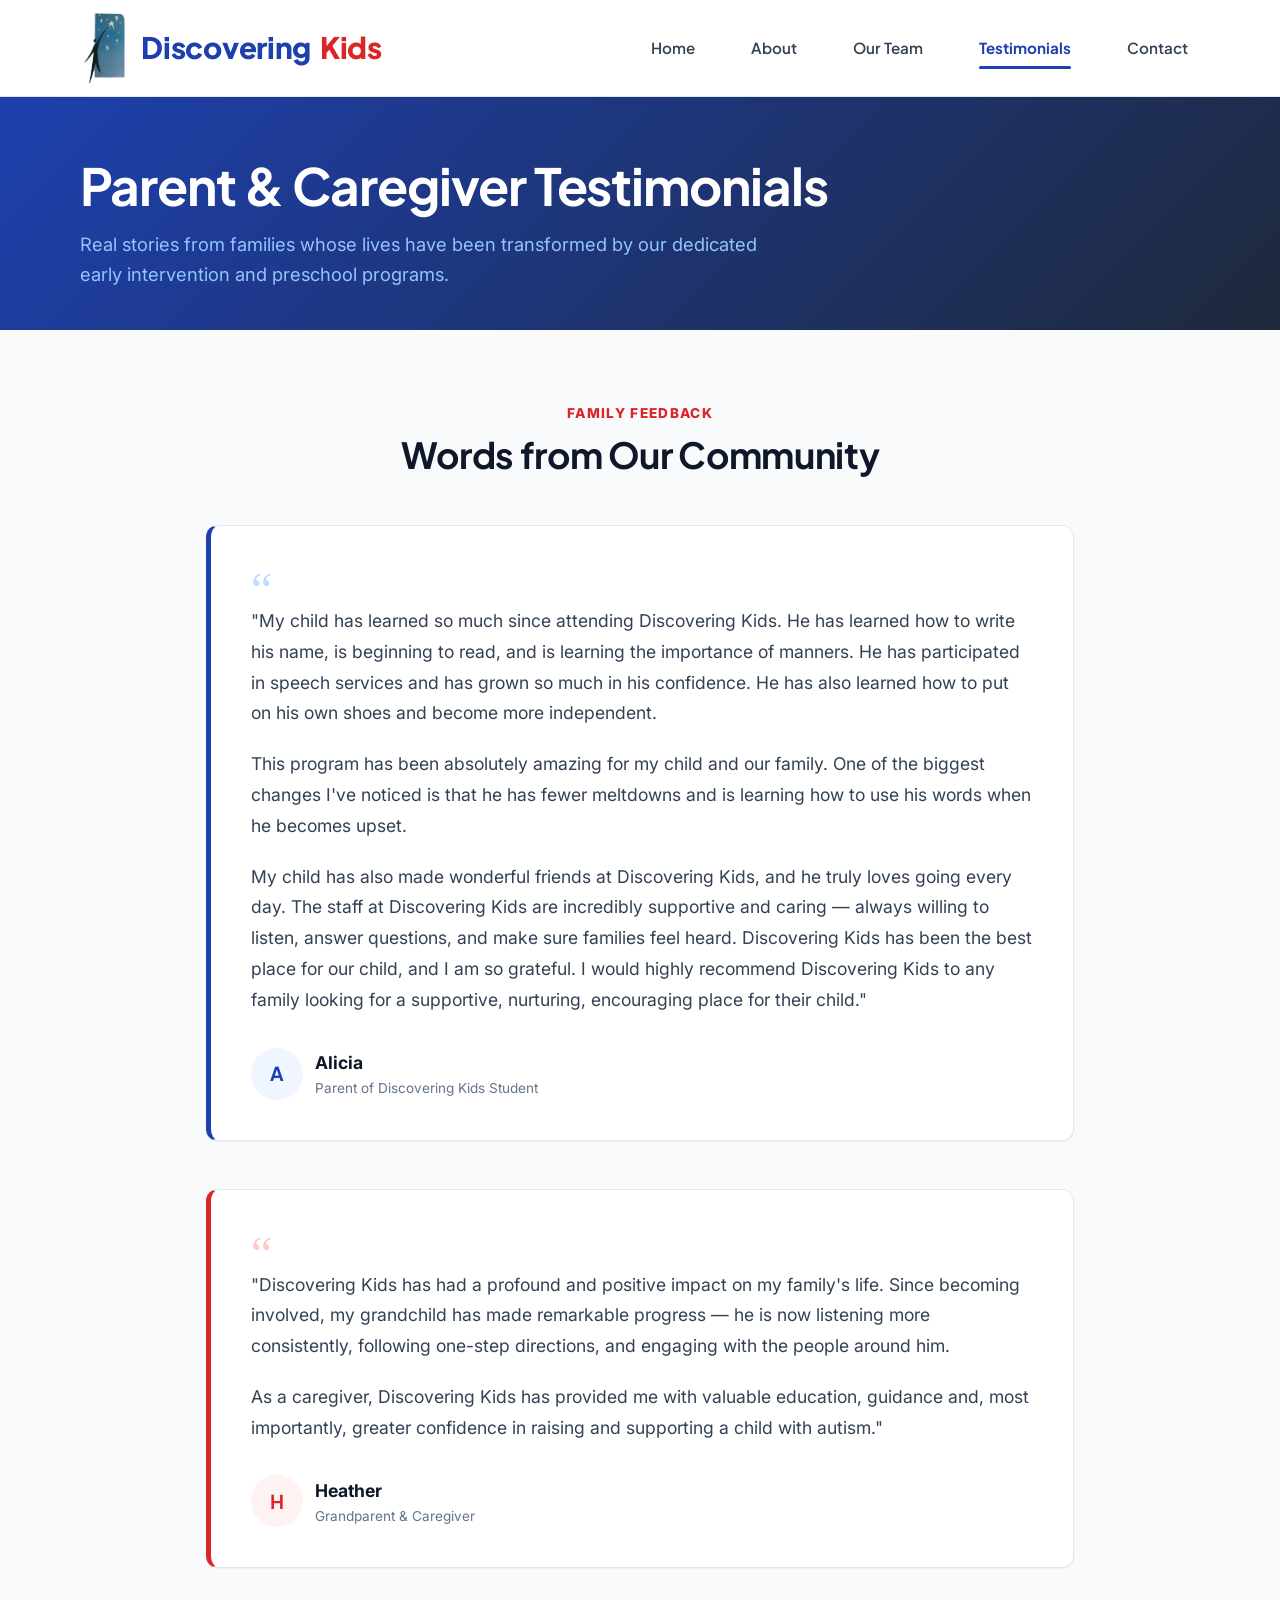
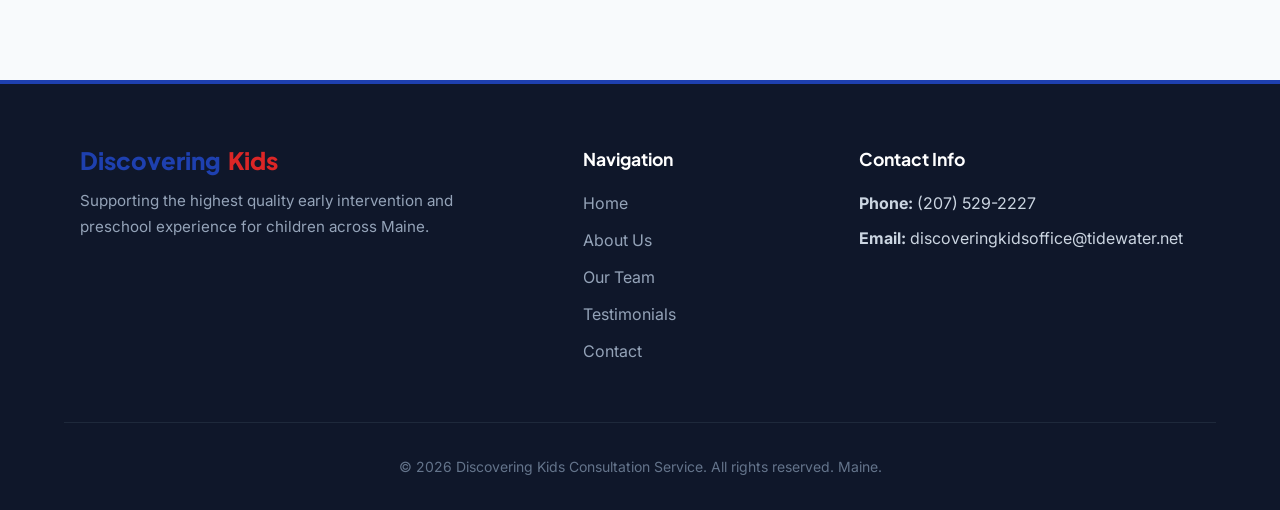
<file: testimonials.html>
<!DOCTYPE html>
<html lang="en">
<head>
  <meta charset="UTF-8">
  <meta name="viewport" content="width=device-width, initial-scale=1.0">
  <title>Parent Testimonials | Discovering Kids Consultation Service</title>
  <meta name="description" content="Read full testimonials from parents and caregivers whose children have thrived at Discovering Kids in Maine.">
  <link rel="stylesheet" href="css/styles.css">
</head>
<body>
  <!-- Accessibility Skip Link -->
  <a href="#main-content" class="skip-link">Skip to main content</a>

  <!-- Header & Navigation -->
  <header class="site-header">
    <div class="container header-container">
      <a href="index.html" class="brand-logo-link" aria-label="Discovering Kids Home">
        <img src="assets/images/logo.png" alt="Discovering Kids Logo" class="header-logo">
        <span class="brand-name header-brand-text">
          <span class="discovering">Discovering</span>
          <span class="kids">Kids</span>
        </span>
      </a>

      <button class="mobile-toggle" aria-label="Toggle navigation menu" aria-expanded="false">
        <svg fill="none" stroke="currentColor" viewBox="0 0 24 24">
          <path stroke-linecap="round" stroke-linejoin="round" stroke-width="2" d="M4 6h16M4 12h16M4 18h16"/>
        </svg>
      </button>

      <nav aria-label="Primary Navigation">
        <ul class="nav-menu">
          <li><a href="index.html" class="nav-link">Home</a></li>
          <li><a href="about.html" class="nav-link">About</a></li>
          <li><a href="team.html" class="nav-link">Our Team</a></li>
          <li><a href="testimonials.html" class="nav-link">Testimonials</a></li>
          <li><a href="contact.html" class="nav-link">Contact</a></li>
        </ul>
      </nav>
    </div>
  </header>

  <!-- Page Banner -->
  <section class="page-banner">
    <div class="container">
      <h1>Parent & Caregiver Testimonials</h1>
      <p class="lead-text">
        Real stories from families whose lives have been transformed by our dedicated early intervention and preschool programs.
      </p>
    </div>
  </section>

  <main id="main-content" class="section">
    <div class="container" style="max-width: 900px;">
      
      <div class="section-header">
        <span class="section-tag">Family Feedback</span>
        <h2 class="section-title">Words from Our Community</h2>
      </div>

      <!-- Testimonial 1: Alicia -->
      <article class="content-block" style="border-left: 5px solid var(--color-blue);">
        <div class="quote-icon" aria-hidden="true">&ldquo;</div>
        <div style="font-size: 1.1rem; line-height: 1.75; color: var(--color-text-body); margin-bottom: 2rem;">
          <p>
            "My child has learned so much since attending Discovering Kids. He has learned how to write his name, is beginning to read, and is learning the importance of manners. He has participated in speech services and has grown so much in his confidence. He has also learned how to put on his own shoes and become more independent.
          </p>
          <p>
            This program has been absolutely amazing for my child and our family. One of the biggest changes I've noticed is that he has fewer meltdowns and is learning how to use his words when he becomes upset.
          </p>
          <p>
            My child has also made wonderful friends at Discovering Kids, and he truly loves going every day. The staff at Discovering Kids are incredibly supportive and caring — always willing to listen, answer questions, and make sure families feel heard. Discovering Kids has been the best place for our child, and I am so grateful. I would highly recommend Discovering Kids to any family looking for a supportive, nurturing, encouraging place for their child."
          </p>
        </div>

        <div class="testimonial-author">
          <div class="author-avatar" aria-hidden="true" style="width: 52px; height: 52px; font-size: 1.2rem;">A</div>
          <div>
            <div class="author-name" style="font-size: 1.1rem;">Alicia</div>
            <div class="author-role">Parent of Discovering Kids Student</div>
          </div>
        </div>
      </article>

      <!-- Testimonial 2: Heather -->
      <article class="content-block" style="border-left: 5px solid var(--color-red); margin-top: 3rem;">
        <div class="quote-icon" aria-hidden="true" style="color: var(--color-red-border);">&ldquo;</div>
        <div style="font-size: 1.1rem; line-height: 1.75; color: var(--color-text-body); margin-bottom: 2rem;">
          <p>
            "Discovering Kids has had a profound and positive impact on my family's life. Since becoming involved, my grandchild has made remarkable progress — he is now listening more consistently, following one-step directions, and engaging with the people around him.
          </p>
          <p>
            As a caregiver, Discovering Kids has provided me with valuable education, guidance and, most importantly, greater confidence in raising and supporting a child with autism."
          </p>
        </div>

        <div class="testimonial-author">
          <div class="author-avatar" aria-hidden="true" style="width: 52px; height: 52px; font-size: 1.2rem; background-color: var(--color-red-light); color: var(--color-red);">H</div>
          <div>
            <div class="author-name" style="font-size: 1.1rem;">Heather</div>
            <div class="author-role">Grandparent & Caregiver</div>
          </div>
        </div>
      </article>

    </div>
  </main>

  <!-- Footer -->
  <footer class="site-footer">
    <div class="container footer-grid">
      <div class="footer-brand">
        <div class="brand-name" style="margin-bottom: 1rem;">
          <span class="discovering">Discovering</span>
          <span class="kids">Kids</span>
        </div>
        <p>
          Supporting the highest quality early intervention and preschool experience for children across Maine.
        </p>
      </div>

      <div class="footer-links">
        <h4>Navigation</h4>
        <ul class="footer-nav">
          <li><a href="index.html">Home</a></li>
          <li><a href="about.html">About Us</a></li>
          <li><a href="team.html">Our Team</a></li>
          <li><a href="testimonials.html">Testimonials</a></li>
          <li><a href="contact.html">Contact</a></li>
        </ul>
      </div>

      <div class="footer-contact">
        <h4>Contact Info</h4>
        <p style="margin-bottom: 0.5rem; color: #CBD5E1;">
          <strong>Phone:</strong> (207) 529-2227
        </p>
        <p style="margin-bottom: 0.5rem; color: #CBD5E1;">
          <strong>Email:</strong> discoveringkidsoffice@tidewater.net
        </p>
      </div>
    </div>

    <div class="container footer-bottom">
      <p>&copy; 2026 Discovering Kids Consultation Service. All rights reserved. Maine.</p>
    </div>
  </footer>

  <script src="js/main.js"></script>
</body>
</html>
</file>
<file: css/styles.css>
/* ==========================================================================
   Discovering Kids Consultation Service - Core Stylesheet
   Brand Palette: Blue (#1E40AF) & Red (#DC2626)
   Tone: Warm & Clinically Credible
   ========================================================================== */

@import url('https://fonts.googleapis.com/css2?family=Plus+Jakarta+Sans:ital,wght@0,400;0,500;0,600;0,700;0,800;1,400&family=Inter:wght@400;500;600&display=swap');

:root {
  /* Brand Primary Colors */
  --color-blue: #1E40AF;
  --color-blue-hover: #1D4ED8;
  --color-blue-light: #EFF6FF;
  --color-blue-border: #BFDBFE;

  --color-red: #DC2626;
  --color-red-hover: #B91C1C;
  --color-red-light: #FEF2F2;
  --color-red-border: #FECACA;

  /* Neutral Spectrum */
  --color-text-dark: #0F172A;
  --color-text-body: #334155;
  --color-text-muted: #64748B;
  --color-bg-page: #F8FAFC;
  --color-bg-card: #FFFFFF;
  --color-border: #E2E8F0;
  --color-border-dark: #CBD5E1;

  /* Accent Tones */
  --color-teal-accent: #0D9488;
  --color-amber-accent: #D97706;

  /* Typography */
  --font-heading: 'Plus Jakarta Sans', system-ui, -apple-system, sans-serif;
  --font-body: 'Inter', system-ui, -apple-system, sans-serif;

  /* Shadow Elevation */
  --shadow-sm: 0 1px 2px 0 rgba(0, 0, 0, 0.05);
  --shadow-md: 0 4px 6px -1px rgba(15, 23, 42, 0.08), 0 2px 4px -2px rgba(15, 23, 42, 0.05);
  --shadow-lg: 0 10px 25px -5px rgba(15, 23, 42, 0.1), 0 8px 10px -6px rgba(15, 23, 42, 0.05);
  --shadow-hover: 0 20px 30px -10px rgba(30, 64, 175, 0.12);

  /* Spacing & Radii */
  --radius-sm: 8px;
  --radius-md: 12px;
  --radius-lg: 20px;
  --radius-full: 9999px;
  --max-width: 1200px;
}

/* Reset & Base Setup */
*, *::before, *::after {
  box-sizing: border-box;
  margin: 0;
  padding: 0;
}

html {
  scroll-behavior: smooth;
  font-size: 16px;
}

body {
  font-family: var(--font-body);
  background-color: var(--color-bg-page);
  color: var(--color-text-body);
  line-height: 1.65;
  -webkit-font-smoothing: antialiased;
  display: flex;
  flex-direction: column;
  min-height: 100vh;
}

/* Accessibility Focus States */
:focus-visible {
  outline: 3px solid var(--color-blue);
  outline-offset: 3px;
  border-radius: 4px;
}

/* Skip Navigation Link */
.skip-link {
  position: absolute;
  top: -100px;
  left: 1rem;
  background: var(--color-blue);
  color: white;
  padding: 0.75rem 1.25rem;
  z-index: 9999;
  border-radius: var(--radius-sm);
  font-weight: 600;
  transition: top 0.2s ease;
}

.skip-link:focus {
  top: 1rem;
}

/* Typography Hierarchy */
h1, h2, h3, h4, h5, h6 {
  font-family: var(--font-heading);
  color: var(--color-text-dark);
  line-height: 1.25;
  font-weight: 700;
}

h1 { font-size: clamp(2rem, 4vw, 3.25rem); letter-spacing: -0.02em; }
h2 { font-size: clamp(1.6rem, 3vw, 2.25rem); letter-spacing: -0.01em; }
h3 { font-size: clamp(1.25rem, 2vw, 1.5rem); }
h4 { font-size: 1.125rem; }

p {
  margin-bottom: 1.25rem;
}

p:last-child {
  margin-bottom: 0;
}

a {
  color: var(--color-blue);
  text-decoration: none;
  transition: color 0.2s ease;
}

a:hover {
  color: var(--color-blue-hover);
}

/* Brand Name Treatment Rules */
.brand-name {
  font-family: var(--font-heading);
  font-weight: 800;
  display: inline-flex;
  align-items: center;
  gap: 0.3em;
  color: var(--color-text-dark);
  line-height: 1;
}

.brand-name .discovering {
  color: var(--color-blue);
}

.brand-name .kids {
  color: var(--color-red);
}

/* Container Utility */
.container {
  width: 90%;
  max-width: var(--max-width);
  margin: 0 auto;
  padding: 0 1rem;
}

/* Page Header & Navigation */
.site-header {
  background-color: rgba(255, 255, 255, 0.95);
  backdrop-filter: blur(8px);
  position: sticky;
  top: 0;
  z-index: 1000;
  border-bottom: 1px solid var(--color-border);
  box-shadow: var(--shadow-sm);
}

.header-container {
  display: flex;
  align-items: center;
  justify-content: space-between;
  height: 96px;
}

.brand-logo-link {
  display: flex;
  align-items: center;
  gap: 1rem;
  text-decoration: none;
}

.header-logo {
  height: 70px;
  max-height: 70px;
  width: auto;
  object-fit: contain;
  border-radius: var(--radius-sm);
  display: block;
}

.header-brand-text {
  font-size: 1.85rem;
  letter-spacing: -0.01em;
}

/* Nav Menu */
.nav-menu {
  display: flex;
  align-items: center;
  gap: 2rem;
  list-style: none;
}

.nav-link {
  font-family: var(--font-heading);
  font-weight: 600;
  font-size: 0.95rem;
  color: var(--color-text-body);
  padding: 0.5rem 0.75rem;
  border-radius: var(--radius-sm);
  transition: all 0.2s ease;
  position: relative;
}

.nav-link:hover {
  color: var(--color-blue);
  background-color: var(--color-blue-light);
}

.nav-link.active {
  color: var(--color-blue);
  font-weight: 700;
}

.nav-link.active::after {
  content: '';
  position: absolute;
  bottom: -4px;
  left: 0.75rem;
  right: 0.75rem;
  height: 3px;
  background-color: var(--color-blue);
  border-radius: var(--radius-full);
}

.mobile-toggle {
  display: none;
  background: none;
  border: 1px solid var(--color-border);
  border-radius: var(--radius-sm);
  padding: 0.5rem 0.75rem;
  cursor: pointer;
  color: var(--color-text-dark);
}

.mobile-toggle svg {
  width: 24px;
  height: 24px;
  display: block;
}

/* Header Action Button */
.header-cta-btn {
  background-color: var(--color-red);
  color: white !important;
  font-family: var(--font-heading);
  font-weight: 700;
  padding: 0.6rem 1.25rem;
  border-radius: var(--radius-full);
  font-size: 0.9rem;
  transition: all 0.2s ease;
  box-shadow: 0 2px 4px rgba(220, 38, 38, 0.2);
}

.header-cta-btn:hover {
  background-color: var(--color-red-hover);
  transform: translateY(-1px);
  box-shadow: 0 4px 8px rgba(220, 38, 38, 0.3);
}

/* Common Hero Section */
.hero-section {
  padding: 4.5rem 0 3.5rem;
  background: linear-gradient(135deg, #F1F5F9 0%, #EFF6FF 50%, #FEF2F2 100%);
  position: relative;
  overflow: hidden;
}

.hero-grid {
  display: grid;
  grid-template-columns: 1.1fr 0.9fr;
  gap: 3rem;
  align-items: center;
}

.hero-badge {
  display: inline-flex;
  align-items: center;
  gap: 0.5rem;
  background-color: white;
  border: 1px solid var(--color-blue-border);
  color: var(--color-blue);
  font-family: var(--font-heading);
  font-weight: 700;
  font-size: 0.85rem;
  padding: 0.35rem 1rem;
  border-radius: var(--radius-full);
  margin-bottom: 1.25rem;
  box-shadow: var(--shadow-sm);
}

.hero-badge-icon {
  width: 8px;
  height: 8px;
  background-color: var(--color-red);
  border-radius: 50%;
}

.hero-title {
  margin-bottom: 1.25rem;
}

.hero-description {
  font-size: 1.15rem;
  color: var(--color-text-body);
  margin-bottom: 2rem;
  max-width: 600px;
}

.hero-cta-group {
  display: flex;
  gap: 1rem;
  flex-wrap: wrap;
}

.btn {
  display: inline-flex;
  align-items: center;
  justify-content: center;
  gap: 0.5rem;
  font-family: var(--font-heading);
  font-weight: 700;
  padding: 0.85rem 1.75rem;
  border-radius: var(--radius-md);
  font-size: 1rem;
  transition: all 0.2s ease;
  cursor: pointer;
  border: none;
  text-decoration: none;
}

.btn-primary {
  background-color: var(--color-blue);
  color: white;
  box-shadow: 0 4px 12px rgba(30, 64, 175, 0.25);
}

.btn-primary:hover {
  background-color: var(--color-blue-hover);
  color: white;
  transform: translateY(-2px);
  box-shadow: 0 6px 16px rgba(30, 64, 175, 0.35);
}

.btn-secondary {
  background-color: white;
  color: var(--color-text-dark);
  border: 1.5px solid var(--color-border-dark);
}

.btn-secondary:hover {
  border-color: var(--color-blue);
  color: var(--color-blue);
  background-color: var(--color-blue-light);
  transform: translateY(-2px);
}

.hero-image-wrapper {
  position: relative;
  border-radius: var(--radius-lg);
  overflow: hidden;
  box-shadow: var(--shadow-lg);
  border: 4px solid white;
}

.hero-image-wrapper img {
  width: 100%;
  height: 380px;
  object-fit: cover;
  display: block;
}

/* Page Inner Header Banner (for subpages) */
.page-banner {
  padding: 3.5rem 0 2.5rem;
  background: linear-gradient(135deg, #1E40AF 0%, #1E293B 100%);
  color: white;
  position: relative;
}

.page-banner h1 {
  color: white;
  margin-bottom: 0.75rem;
}

.page-banner .lead-text {
  font-size: 1.15rem;
  color: #93C5FD;
  max-width: 700px;
}

/* General Section Styles */
.section {
  padding: 4.5rem 0;
}

.section-alt {
  background-color: #F1F5F9;
}

.section-header {
  text-align: center;
  max-width: 750px;
  margin: 0 auto 3rem;
}

.section-tag {
  text-transform: uppercase;
  letter-spacing: 0.1em;
  font-size: 0.85rem;
  font-weight: 800;
  color: var(--color-red);
  margin-bottom: 0.5rem;
  display: block;
}

.section-title {
  margin-bottom: 1rem;
}

.section-subtitle {
  font-size: 1.1rem;
  color: var(--color-text-muted);
}

/* Service Path Cards */
.services-grid {
  display: grid;
  grid-template-columns: repeat(auto-fit, minmax(320px, 1fr));
  gap: 2rem;
}

.service-card {
  background-color: var(--color-bg-card);
  border-radius: var(--radius-md);
  padding: 2.25rem;
  border: 1px solid var(--color-border);
  box-shadow: var(--shadow-md);
  transition: all 0.3s ease;
  display: flex;
  flex-direction: column;
}

.service-card:hover {
  transform: translateY(-6px);
  box-shadow: var(--shadow-hover);
  border-color: var(--color-blue-border);
}

.service-icon-box {
  width: 56px;
  height: 56px;
  border-radius: var(--radius-md);
  display: flex;
  align-items: center;
  justify-content: center;
  margin-bottom: 1.5rem;
  font-size: 1.5rem;
}

.service-card.preschool .service-icon-box {
  background-color: var(--color-blue-light);
  color: var(--color-blue);
}

.service-card.aba .service-icon-box {
  background-color: var(--color-red-light);
  color: var(--color-red);
}

.service-card h3 {
  margin-bottom: 1rem;
}

.service-card p {
  color: var(--color-text-body);
  flex-grow: 1;
  margin-bottom: 1.5rem;
}

.feature-list {
  list-style: none;
  margin-bottom: 1.75rem;
}

.feature-list li {
  display: flex;
  align-items: flex-start;
  gap: 0.65rem;
  margin-bottom: 0.65rem;
  font-size: 0.95rem;
}

.feature-list li svg {
  width: 18px;
  height: 18px;
  flex-shrink: 0;
  margin-top: 3px;
  color: var(--color-blue);
}

/* Testimonial Cards & Pull Quotes */
.testimonials-grid {
  display: grid;
  grid-template-columns: repeat(auto-fit, minmax(320px, 1fr));
  gap: 2rem;
}

.testimonial-card {
  background-color: var(--color-bg-card);
  border-radius: var(--radius-md);
  padding: 2rem;
  border-left: 4px solid var(--color-blue);
  box-shadow: var(--shadow-md);
  position: relative;
}

.testimonial-card.alt-accent {
  border-left-color: var(--color-red);
}

.quote-icon {
  color: var(--color-blue-border);
  font-size: 3rem;
  line-height: 1;
  margin-bottom: -0.5rem;
  font-family: Georgia, serif;
}

.testimonial-text {
  font-style: italic;
  color: var(--color-text-body);
  margin-bottom: 1.5rem;
  font-size: 1.05rem;
}

.testimonial-author {
  display: flex;
  align-items: center;
  gap: 0.75rem;
}

.author-avatar {
  width: 44px;
  height: 44px;
  background-color: var(--color-blue-light);
  color: var(--color-blue);
  font-weight: 700;
  border-radius: 50%;
  display: flex;
  align-items: center;
  justify-content: center;
  font-family: var(--font-heading);
}

.testimonial-card.alt-accent .author-avatar {
  background-color: var(--color-red-light);
  color: var(--color-red);
}

.author-name {
  font-weight: 700;
  color: var(--color-text-dark);
}

.author-role {
  font-size: 0.85rem;
  color: var(--color-text-muted);
}

/* About Page Content Layout */
.content-block {
  background: white;
  border-radius: var(--radius-md);
  padding: 2.5rem;
  margin-bottom: 2.5rem;
  border: 1px solid var(--color-border);
  box-shadow: var(--shadow-sm);
}

.content-block h2 {
  color: var(--color-blue);
  margin-bottom: 1.25rem;
  display: flex;
  align-items: center;
  gap: 0.75rem;
}

.content-block h2::before {
  content: '';
  display: inline-block;
  width: 8px;
  height: 24px;
  background-color: var(--color-red);
  border-radius: var(--radius-full);
}

.goals-list {
  display: grid;
  grid-template-columns: repeat(auto-fit, minmax(280px, 1fr));
  gap: 1.25rem;
  margin-top: 1.5rem;
  list-style: none;
}

.goal-item {
  background-color: var(--color-bg-page);
  padding: 1.25rem;
  border-radius: var(--radius-sm);
  border-left: 3px solid var(--color-blue);
}

.goal-item h4 {
  color: var(--color-text-dark);
  margin-bottom: 0.5rem;
}

/* Team Cards */
.team-grid {
  display: grid;
  grid-template-columns: repeat(auto-fit, minmax(340px, 1fr));
  gap: 2.5rem;
}

.team-card {
  background-color: white;
  border-radius: var(--radius-md);
  overflow: hidden;
  border: 1px solid var(--color-border);
  box-shadow: var(--shadow-md);
  display: flex;
  flex-direction: column;
}

.team-image-container {
  height: 320px;
  overflow: hidden;
  position: relative;
  background-color: var(--color-bg-page);
}

.team-image-container img {
  width: 100%;
  height: 100%;
  object-fit: cover;
  object-position: top center;
}

.team-body {
  padding: 2rem;
  flex-grow: 1;
}

.team-role {
  color: var(--color-red);
  font-weight: 700;
  font-size: 0.9rem;
  text-transform: uppercase;
  letter-spacing: 0.05em;
  margin-bottom: 0.25rem;
  display: block;
}

.team-name {
  margin-bottom: 0.5rem;
}

.team-credentials {
  display: flex;
  flex-wrap: wrap;
  gap: 0.4rem;
  margin-bottom: 1.25rem;
}

.badge {
  background-color: var(--color-blue-light);
  color: var(--color-blue);
  font-size: 0.8rem;
  font-weight: 600;
  padding: 0.2rem 0.6rem;
  border-radius: var(--radius-sm);
}

.team-bio {
  font-size: 0.95rem;
  color: var(--color-text-body);
}

/* Hiring Section Box */
.hiring-box {
  background: linear-gradient(135deg, #EFF6FF 0%, #F8FAFC 100%);
  border: 1px solid var(--color-blue-border);
  border-radius: var(--radius-md);
  padding: 2.5rem;
  margin-top: 3rem;
}

/* Contact Page Grid */
.contact-grid {
  display: grid;
  grid-template-columns: 1fr 1.2fr;
  gap: 3rem;
}

.contact-info-card {
  background: white;
  padding: 2.25rem;
  border-radius: var(--radius-md);
  border: 1px solid var(--color-border);
  box-shadow: var(--shadow-sm);
}

.info-item {
  display: flex;
  gap: 1.25rem;
  margin-bottom: 2rem;
}

.info-item:last-child {
  margin-bottom: 0;
}

.info-icon {
  width: 48px;
  height: 48px;
  background-color: var(--color-blue-light);
  color: var(--color-blue);
  border-radius: var(--radius-md);
  display: flex;
  align-items: center;
  justify-content: center;
  flex-shrink: 0;
}

.info-icon svg {
  width: 24px;
  height: 24px;
}

.info-label {
  font-size: 0.85rem;
  color: var(--color-text-muted);
  text-transform: uppercase;
  letter-spacing: 0.05em;
  font-weight: 700;
  margin-bottom: 0.25rem;
}

.info-value {
  font-weight: 600;
  color: var(--color-text-dark);
  font-size: 1.05rem;
}

/* Form Styles */
.contact-form-card {
  background: white;
  padding: 2.5rem;
  border-radius: var(--radius-md);
  border: 1px solid var(--color-border);
  box-shadow: var(--shadow-md);
}

.form-group {
  margin-bottom: 1.5rem;
}

.form-label {
  display: block;
  font-weight: 600;
  margin-bottom: 0.5rem;
  color: var(--color-text-dark);
  font-size: 0.95rem;
}

.form-control {
  width: 100%;
  padding: 0.85rem 1rem;
  border: 1.5px solid var(--color-border);
  border-radius: var(--radius-sm);
  font-family: var(--font-body);
  font-size: 1rem;
  color: var(--color-text-dark);
  background-color: #FAFAFA;
  transition: all 0.2s ease;
}

.form-control:focus {
  background-color: white;
  border-color: var(--color-blue);
  box-shadow: 0 0 0 3px rgba(30, 64, 175, 0.15);
  outline: none;
}

textarea.form-control {
  resize: vertical;
  min-height: 130px;
}

.map-container {
  margin-top: 3rem;
  border-radius: var(--radius-md);
  overflow: hidden;
  box-shadow: var(--shadow-md);
  border: 1px solid var(--color-border);
}

.map-container iframe {
  width: 100%;
  height: 350px;
  border: none;
  display: block;
}

/* Call to Action Banner */
.cta-banner {
  background: linear-gradient(135deg, var(--color-blue) 0%, #1E293B 100%);
  color: white;
  text-align: center;
  padding: 4rem 0;
}

.cta-banner h2 {
  color: white;
  margin-bottom: 1rem;
}

.cta-banner p {
  color: #BFDBFE;
  font-size: 1.15rem;
  max-width: 650px;
  margin: 0 auto 2rem;
}

/* Site Footer */
.site-footer {
  background-color: #0F172A;
  color: #94A3B8;
  padding: 4rem 0 2rem;
  margin-top: auto;
  border-top: 4px solid var(--color-blue);
}

.footer-grid {
  display: grid;
  grid-template-columns: 2fr 1fr 1.5fr;
  gap: 3rem;
  margin-bottom: 3rem;
}

.footer-brand .brand-name {
  font-size: 1.5rem;
  margin-bottom: 1rem;
}

.footer-brand p {
  color: #94A3B8;
  font-size: 0.95rem;
  max-width: 400px;
}

.footer-links h4, .footer-contact h4 {
  color: white;
  margin-bottom: 1.25rem;
  font-size: 1.1rem;
}

.footer-nav {
  list-style: none;
}

.footer-nav li {
  margin-bottom: 0.65rem;
}

.footer-nav a {
  color: #94A3B8;
}

.footer-nav a:hover {
  color: white;
}

.footer-bottom {
  border-top: 1px solid #1E293B;
  padding-top: 2rem;
  text-align: center;
  font-size: 0.875rem;
  color: #64748B;
}

/* Responsive Media Queries */
@media (max-width: 992px) {
  .hero-grid {
    grid-template-columns: 1fr;
  }
  
  .hero-image-wrapper {
    order: -1;
  }

  .contact-grid {
    grid-template-columns: 1fr;
  }
}

@media (max-width: 768px) {
  .header-container {
    height: 80px;
  }

  .header-logo {
    height: 56px;
    max-height: 56px;
  }

  .header-brand-text {
    font-size: 1.5rem;
  }

  .mobile-toggle {
    display: block;
  }

  .nav-menu {
    position: fixed;
    top: 80px;
    left: 0;
    right: 0;
    background-color: white;
    flex-direction: column;
    padding: 1.5rem;
    gap: 1rem;
    box-shadow: var(--shadow-lg);
    border-bottom: 1px solid var(--color-border);
    transform: translateY(-150%);
    opacity: 0;
    visibility: hidden;
    transition: all 0.3s ease;
  }

  .nav-menu.is-open {
    transform: translateY(0);
    opacity: 1;
    visibility: visible;
  }

  .header-cta-btn {
    display: none;
  }

  .footer-grid {
    grid-template-columns: 1fr;
    gap: 2rem;
  }
}
</file>
